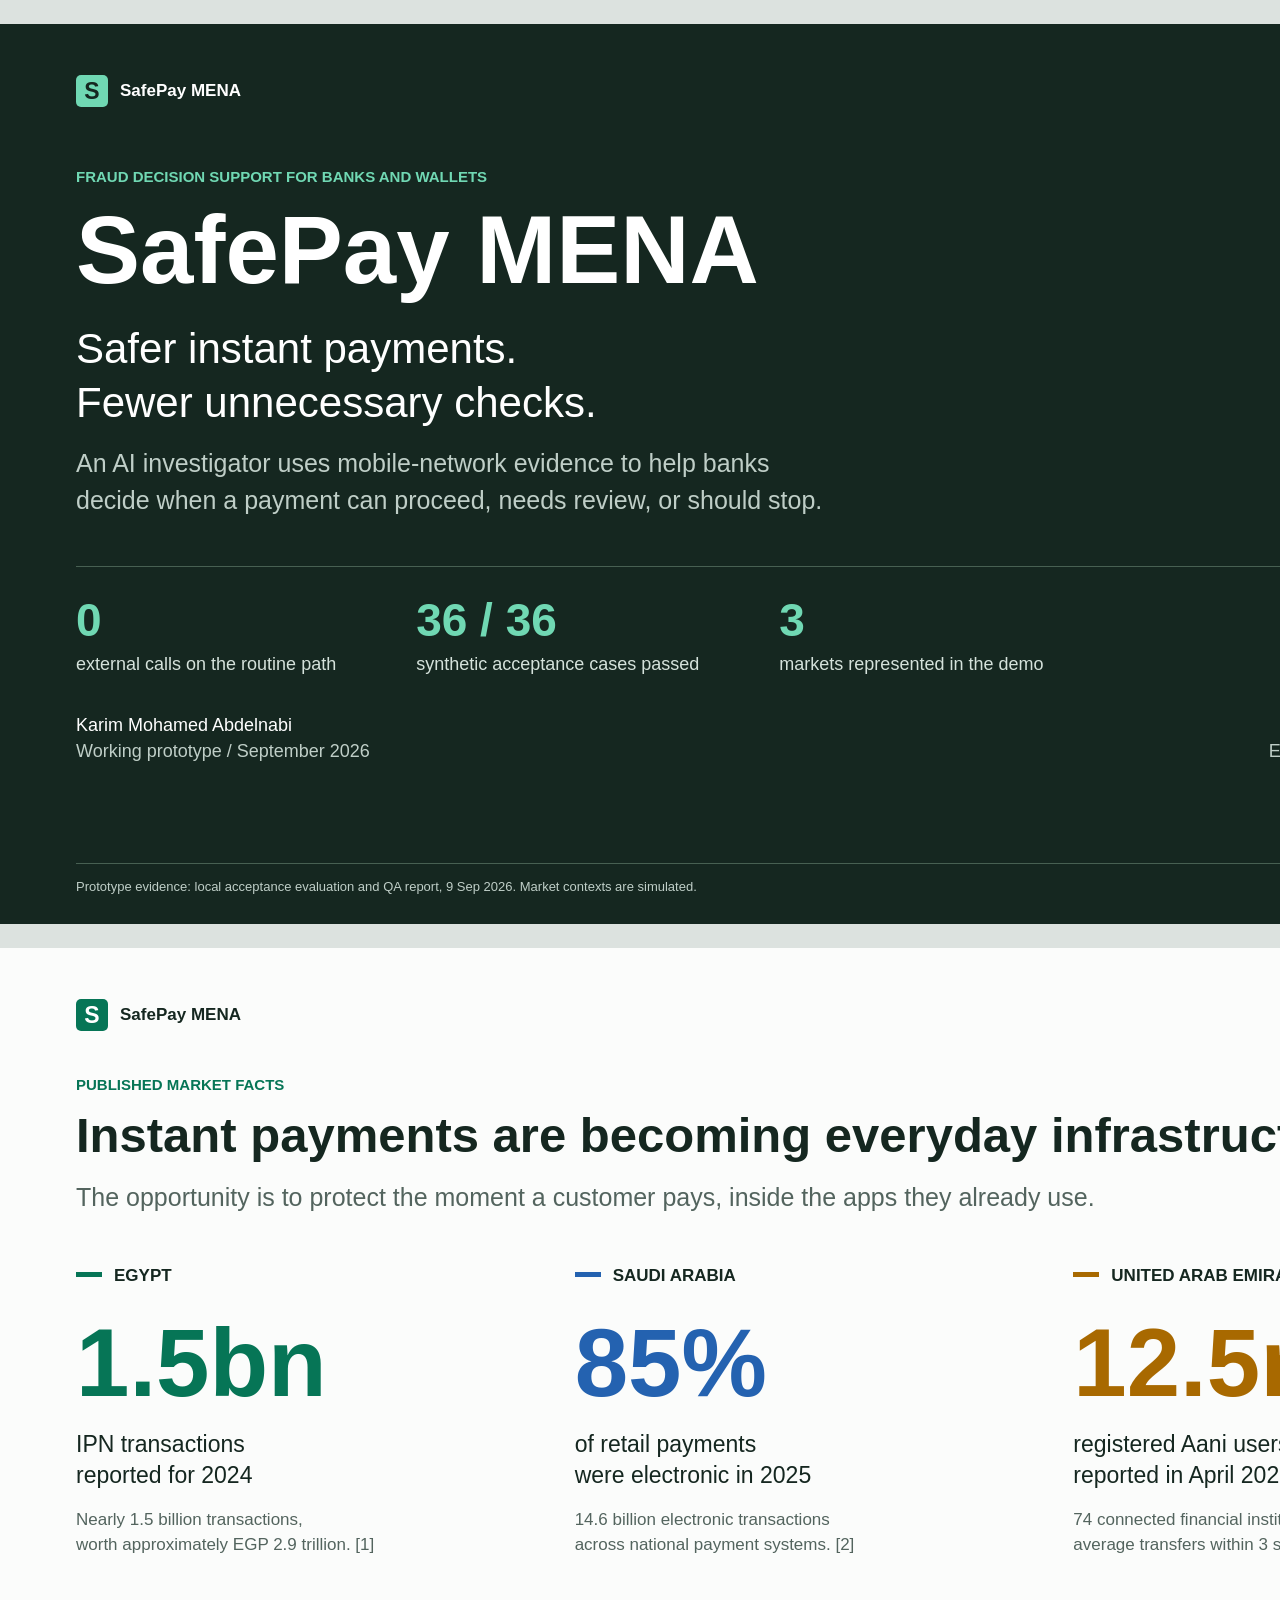
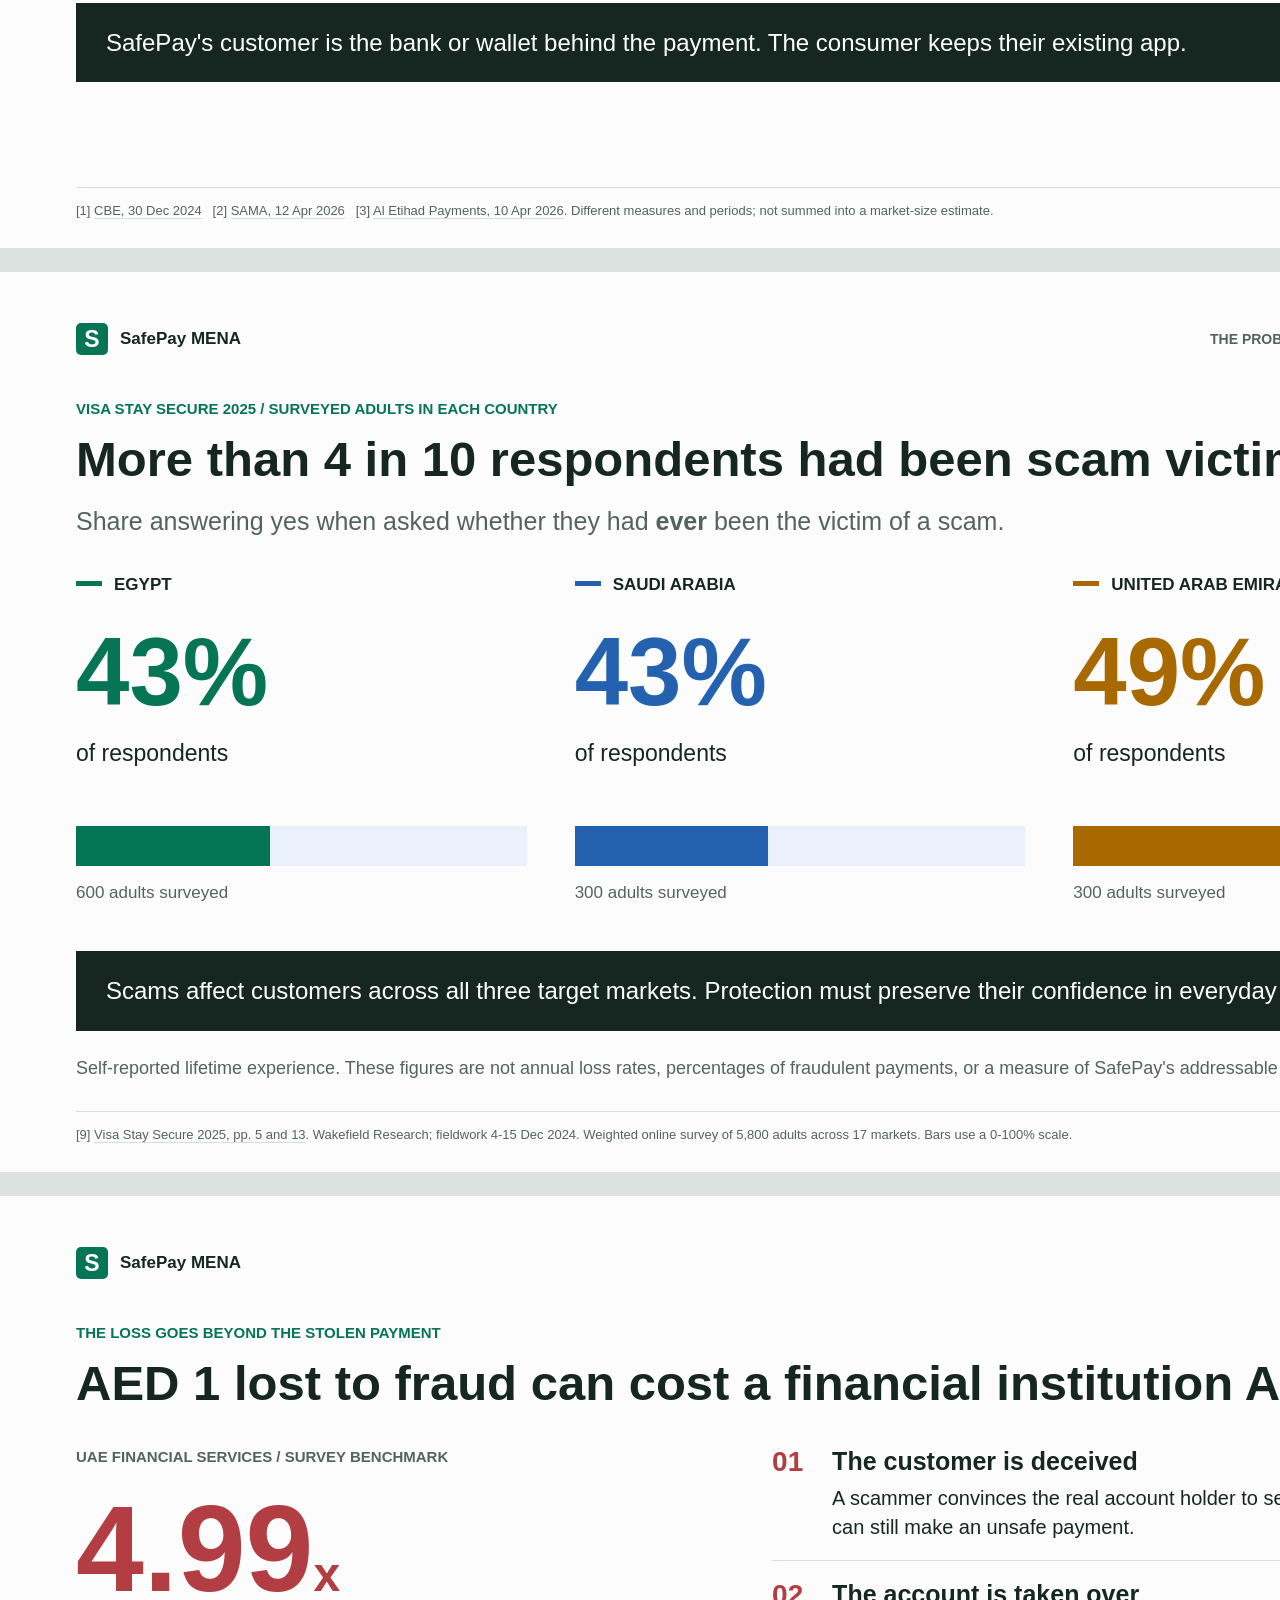
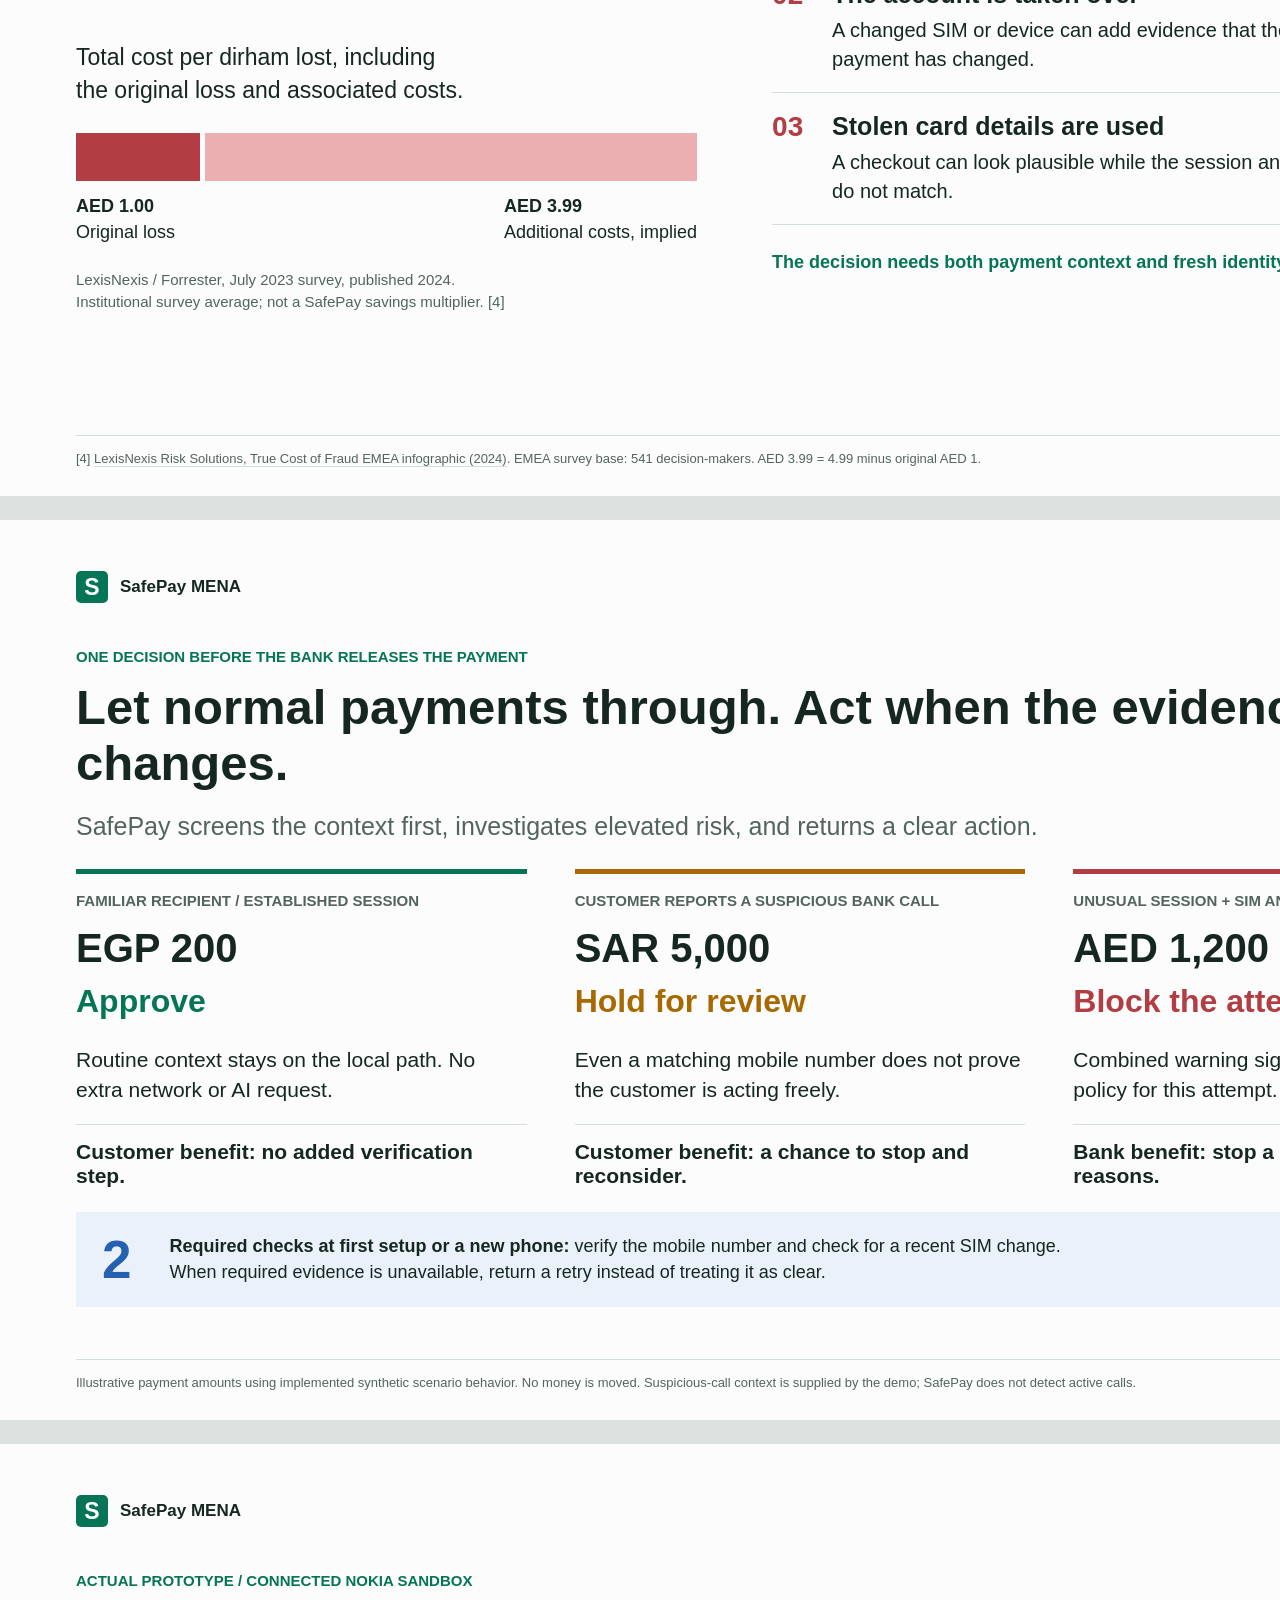
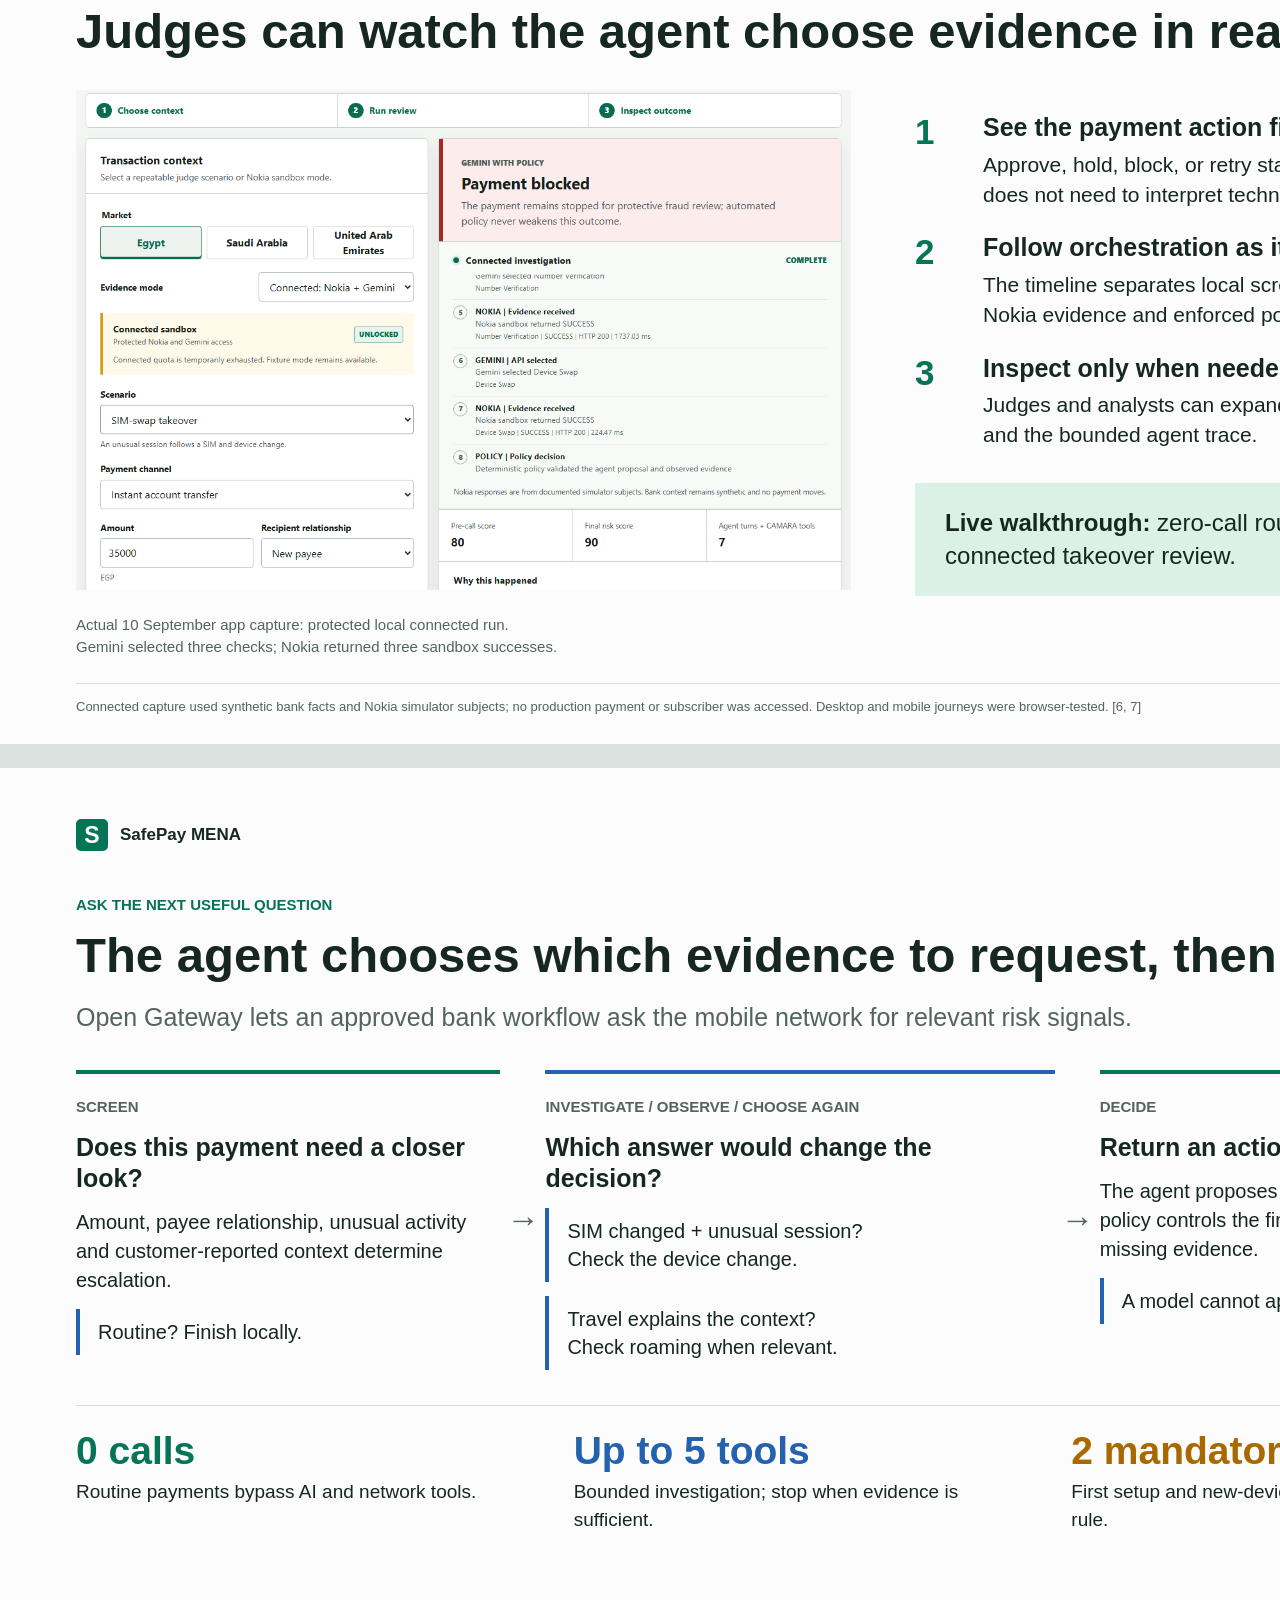
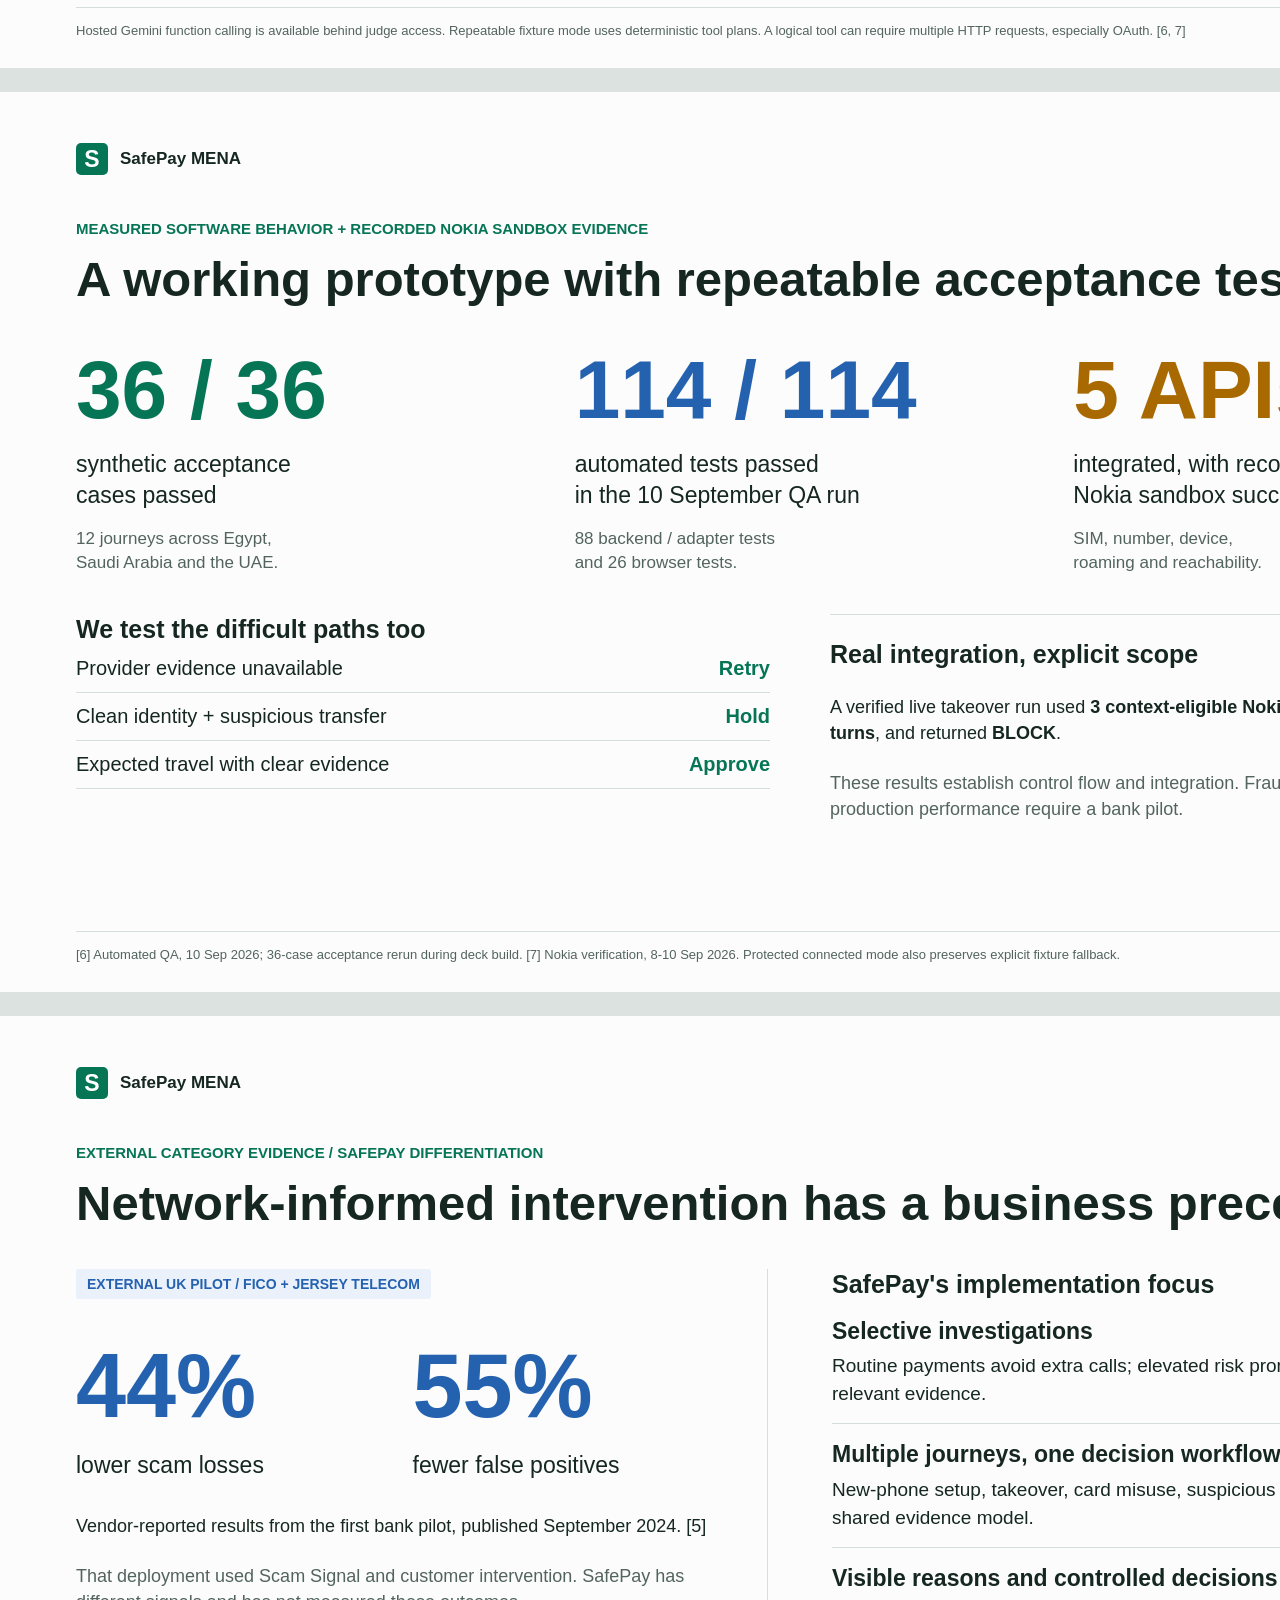
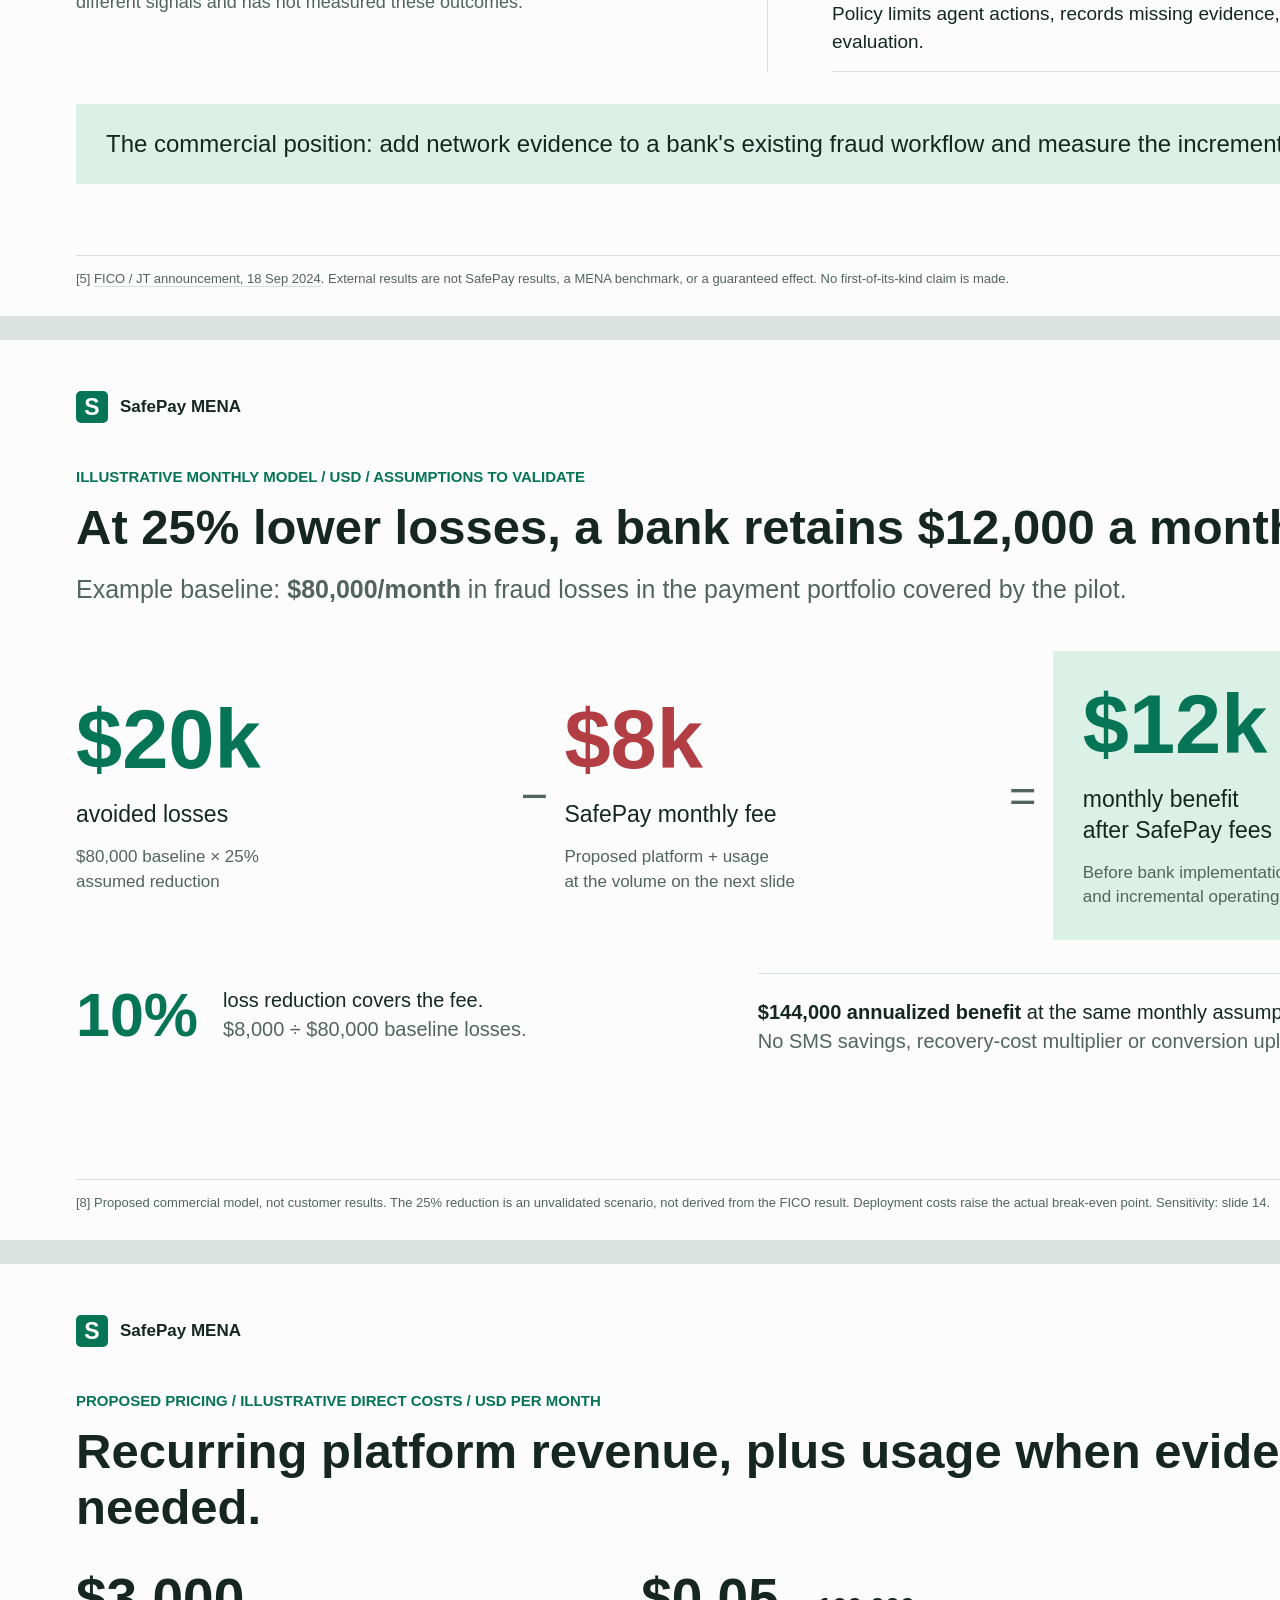
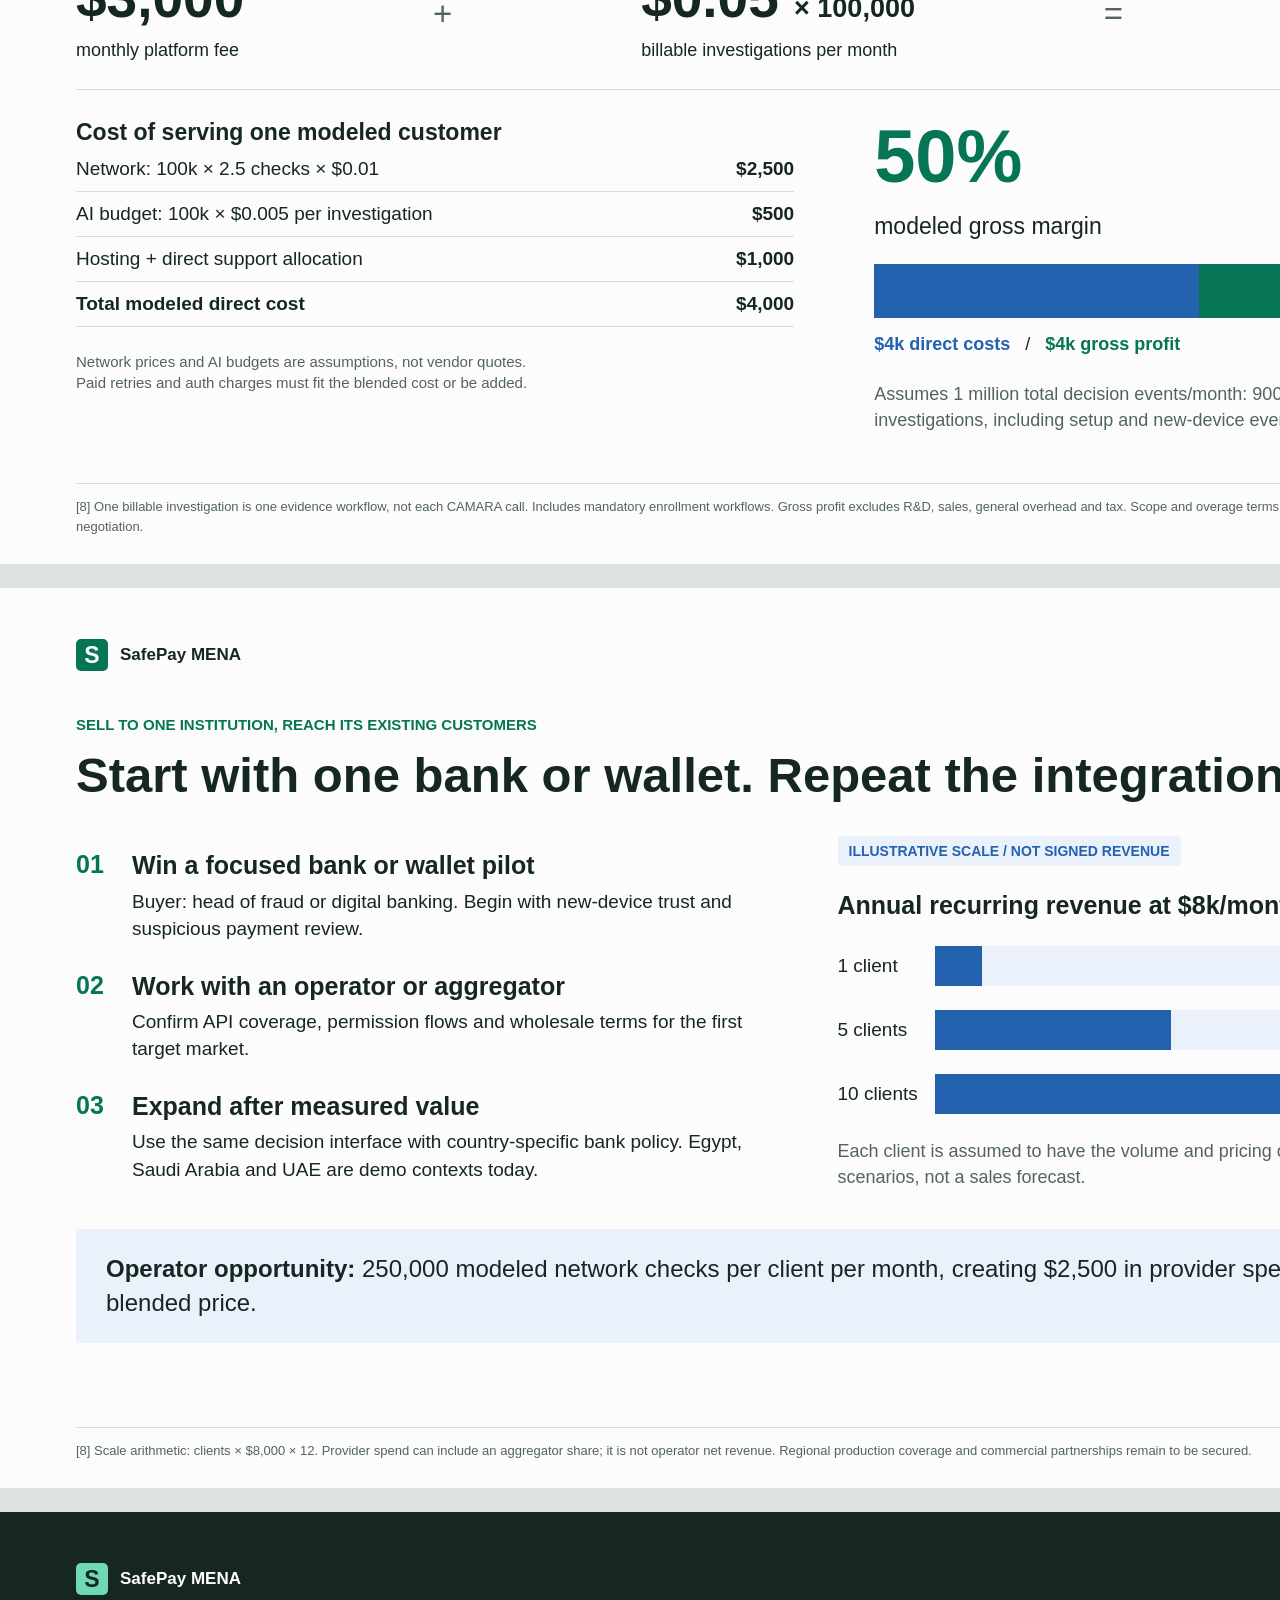
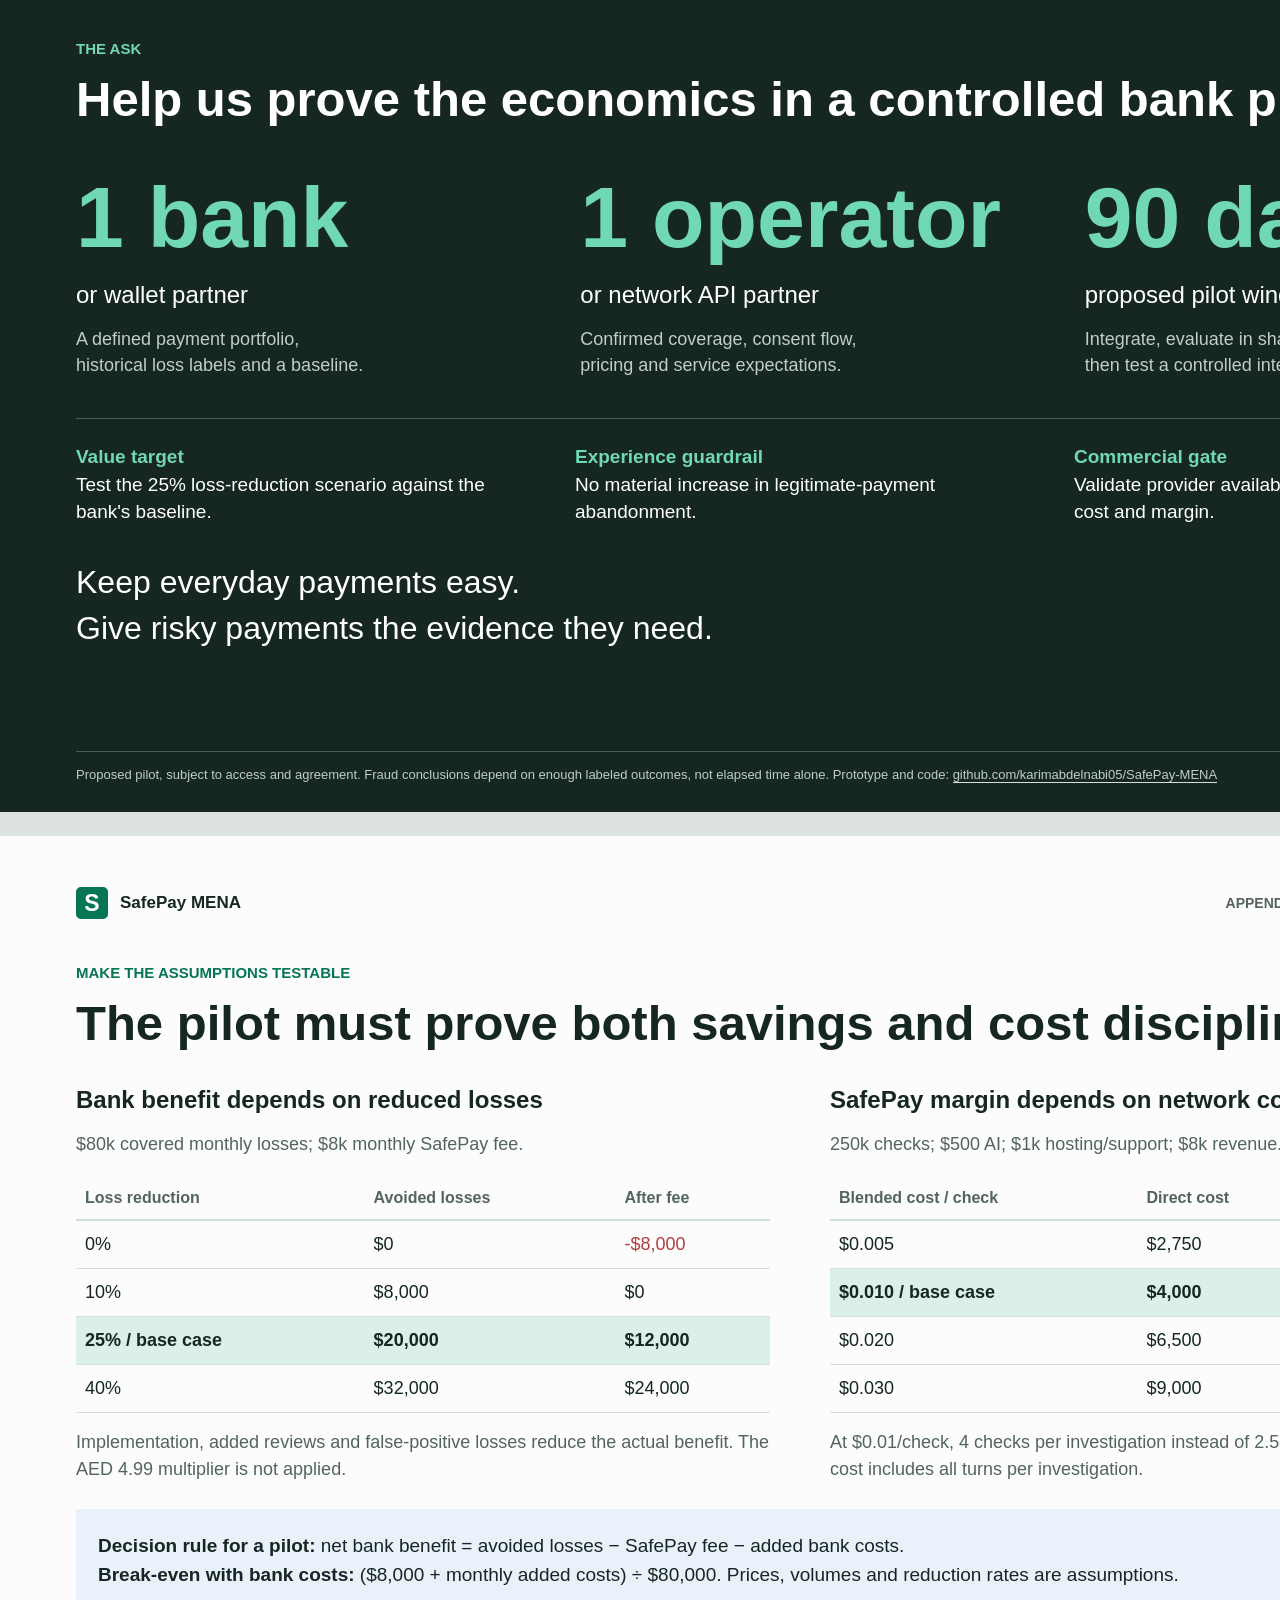
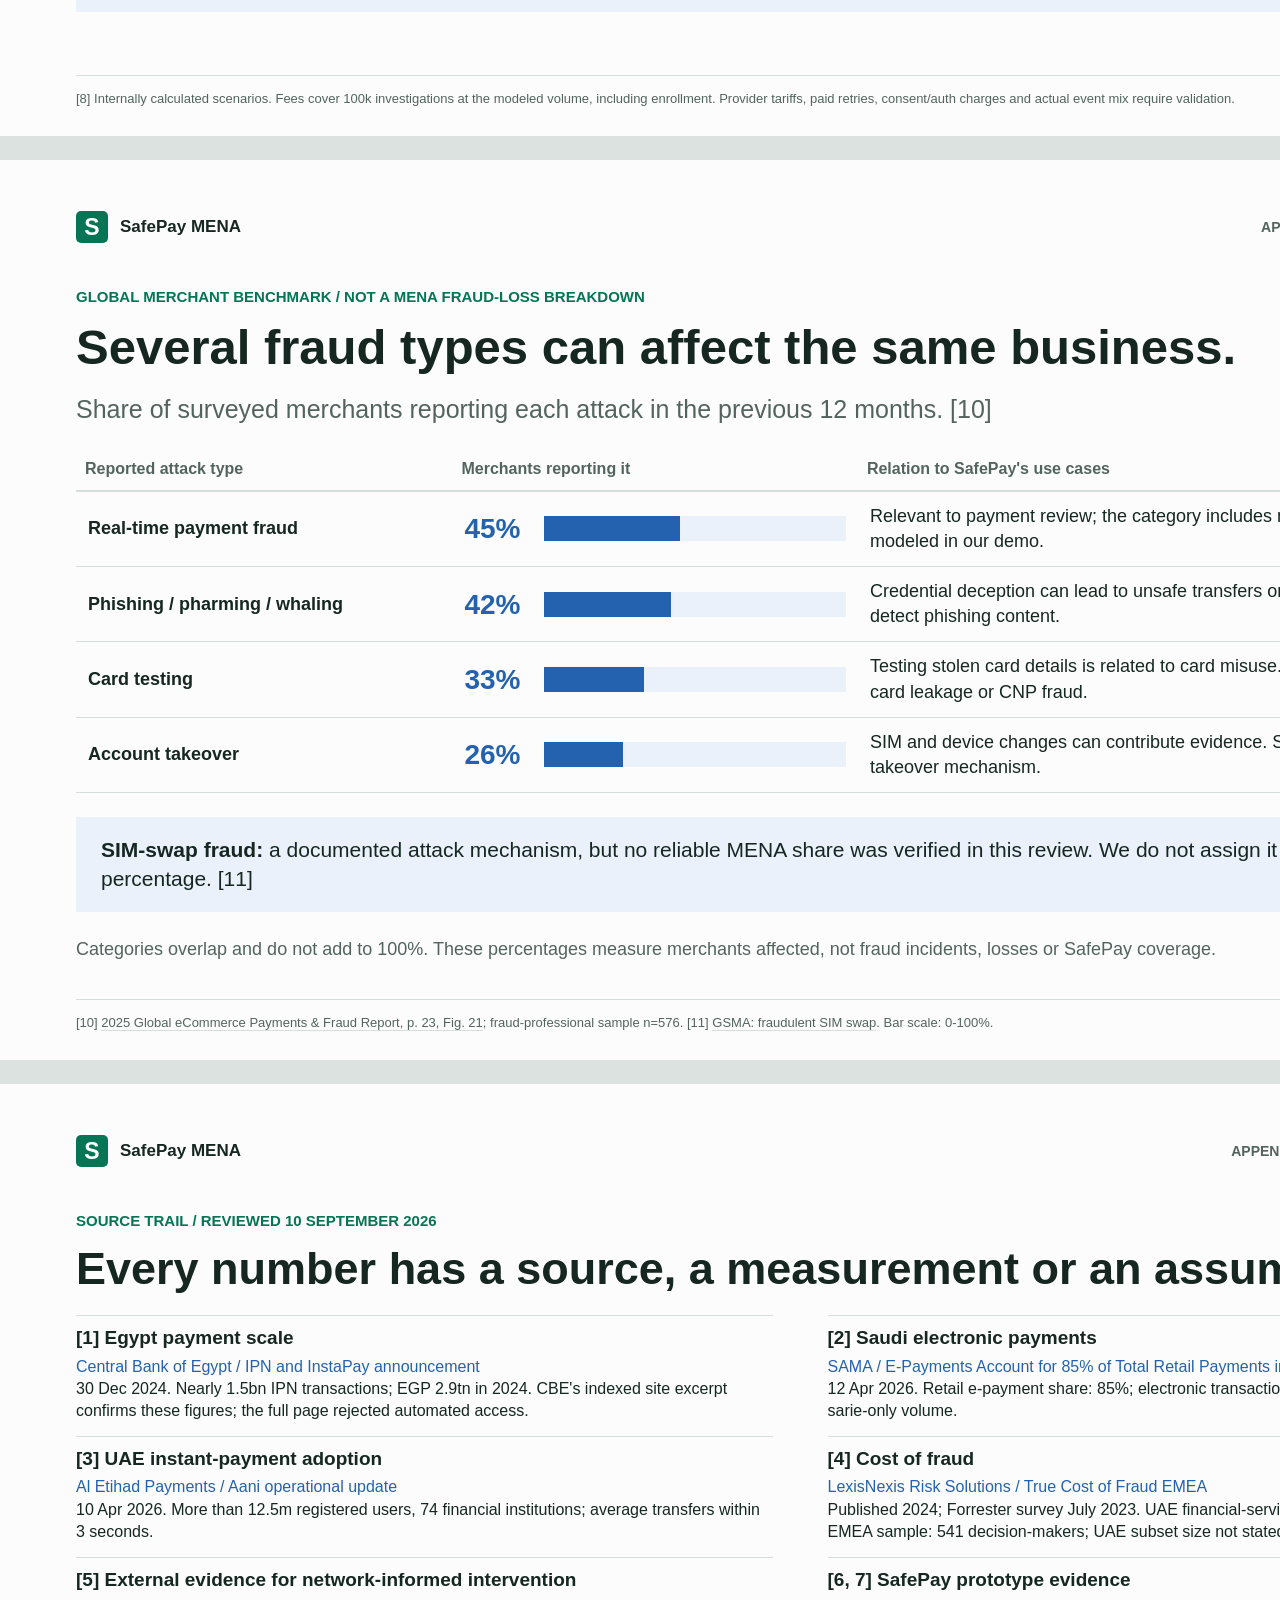
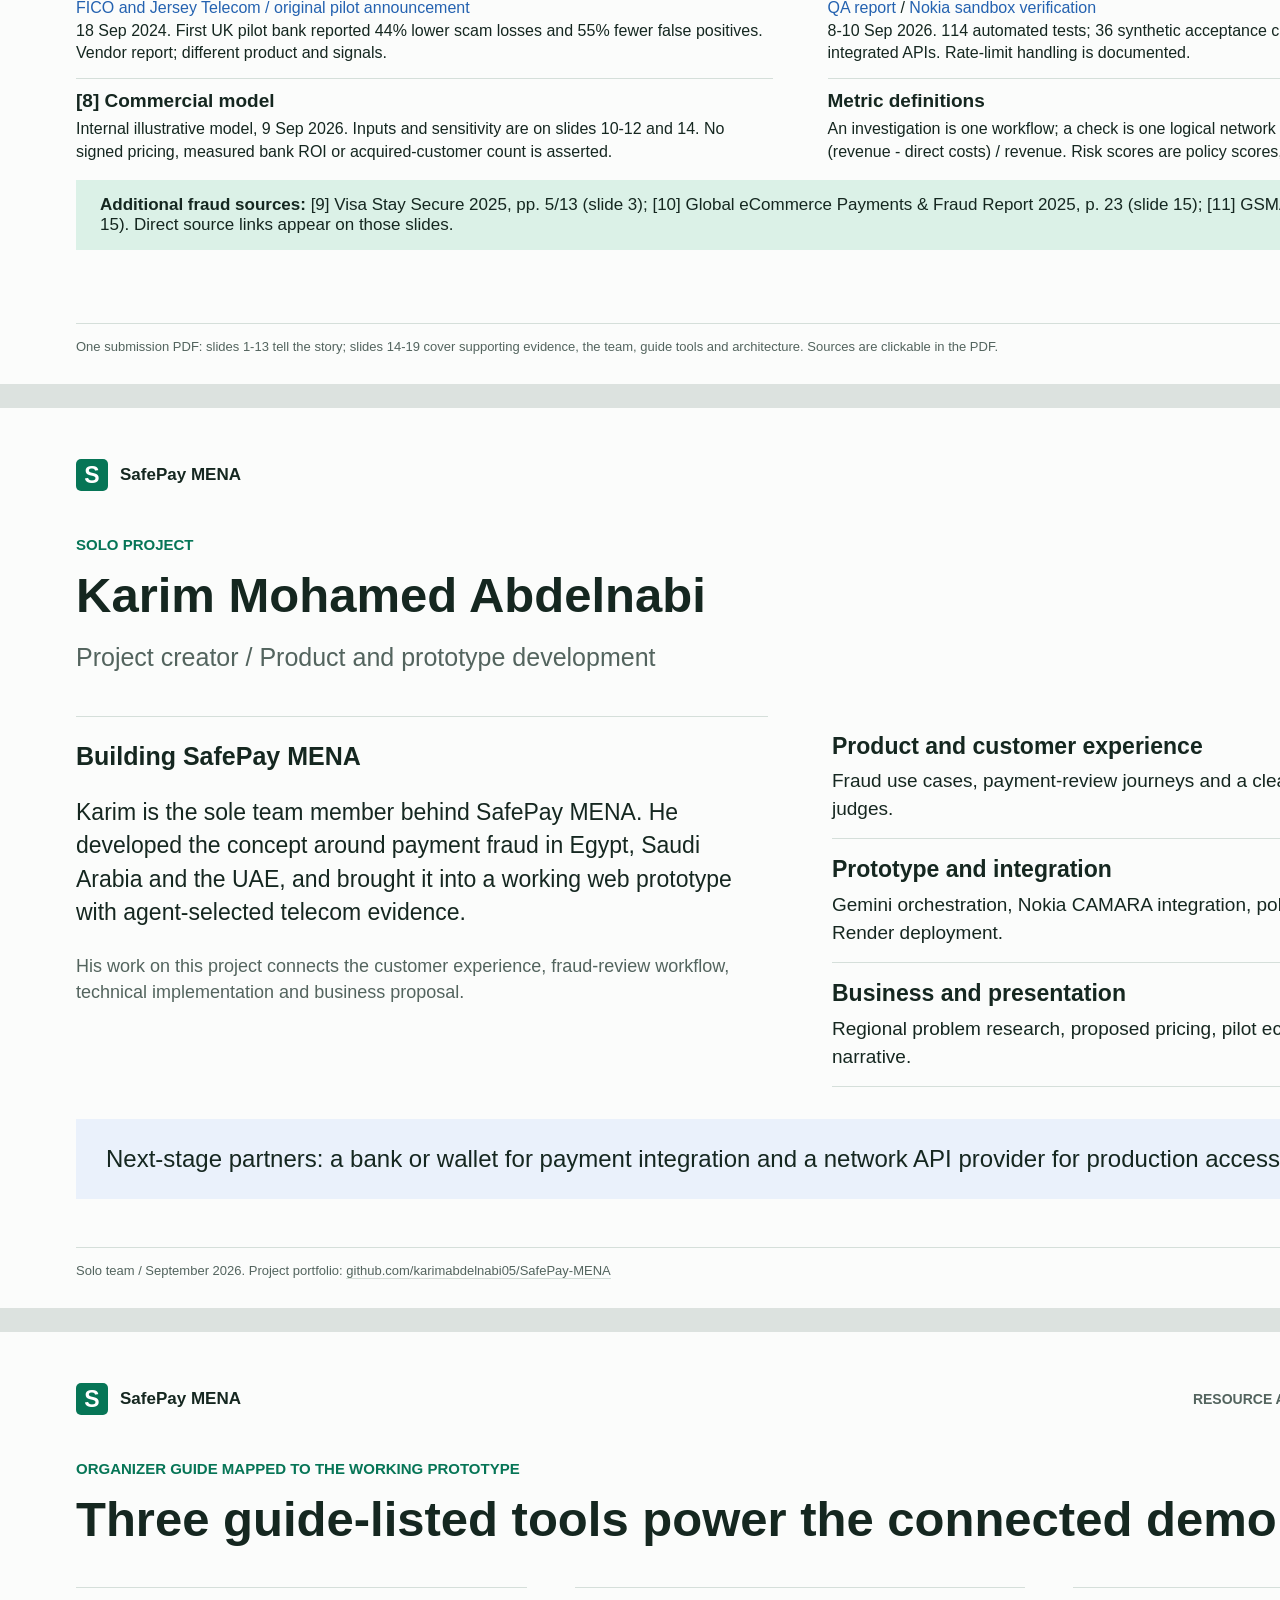
<file: docs_and_presentations/SafePay_MENA_Phase2_Slides.html>
<!doctype html>
<html lang="en"><head><meta charset="utf-8"><meta name="viewport" content="width=device-width, initial-scale=1"><title>SafePay MENA | GSMA Phase 2 Submission</title>
<style>
:root{--ink:#152720;--muted:#53645e;--green:#067556;--mint:#dbf1e7;--blue:#2462b0;--ice:#eaf1fb;--gold:#a86900;--red:#b23d42;--line:#d5dfda;--paper:#fbfcfb}
*{box-sizing:border-box;letter-spacing:0}body{margin:0;background:#dce2df;color:var(--ink);font-family:"Segoe UI",Arial,sans-serif;-webkit-print-color-adjust:exact;print-color-adjust:exact}
.slide{width:1600px;height:900px;position:relative;margin:24px auto;background:var(--paper);padding:48px 76px 0;break-after:page;overflow:hidden}.slide:last-child{break-after:auto}
header{display:flex;justify-content:space-between;align-items:center;height:38px;font-size:17px;font-weight:650}.brand{display:flex;gap:12px;align-items:center}.brand b{display:grid;place-items:center;width:32px;height:32px;border-radius:5px;background:var(--green);color:#fff;font-size:23px}.section{font-size:14px;text-transform:uppercase;color:var(--muted)}
.content{margin-top:42px}.eyebrow{font-size:15px;color:var(--green);text-transform:uppercase;font-weight:750;margin-bottom:14px}h1,h2,h3,p{margin:0}h1{font-size:96px;line-height:1.06;font-weight:750}h2{font-size:49px;line-height:1.15;font-weight:720;max-width:1400px}h3{font-size:25px;line-height:1.25;font-weight:700}p{font-size:23px;line-height:1.45}.lead{font-size:25px;line-height:1.45;color:var(--muted);margin-top:16px}.small{font-size:18px;line-height:1.45}.tiny{font-size:15px;line-height:1.45}.muted{color:var(--muted)}.green{color:var(--green)}.blue{color:var(--blue)}.red{color:var(--red)}.gold{color:var(--gold)}
.grid2{display:grid;grid-template-columns:1fr 1fr;gap:64px}.grid3{display:grid;grid-template-columns:repeat(3,1fr);gap:48px}.mt24{margin-top:24px}.mt32{margin-top:32px}.mt40{margin-top:40px}.mt48{margin-top:48px}
.stat{font-size:96px;line-height:1.05;font-weight:750;white-space:nowrap}.stat.medium{font-size:74px}.stat-label{font-size:23px;line-height:1.35;margin-top:16px;max-width:400px}.stat-note{font-size:17px;color:var(--muted);margin-top:15px;line-height:1.45}.rule{border-top:1px solid var(--line);padding-top:24px}
.band{background:var(--ink);color:#fff;padding:23px 30px;font-size:24px;line-height:1.4}.band.light{background:var(--mint);color:var(--ink)}.band.blueband{background:var(--ice);color:var(--ink)}.label{font-size:15px;line-height:1.4;text-transform:uppercase;font-weight:750;color:var(--muted);margin-bottom:15px}.pill{display:inline-block;font-size:14px;font-weight:750;text-transform:uppercase;padding:7px 11px;border-radius:3px;background:var(--ice);color:var(--blue)}
footer{position:absolute;bottom:28px;left:76px;right:76px;border-top:1px solid var(--line);padding-top:13px;display:flex;justify-content:space-between;gap:25px;font-size:13px;line-height:1.5;color:var(--muted)}footer .sources{max-width:1310px}footer a{color:inherit;text-decoration:none;border-bottom:1px solid var(--line)}footer .page{white-space:nowrap}
.dark{background:var(--ink);color:#fff}.dark .section,.dark .muted,.dark .lead,.dark footer{color:#bfcec7}.dark .eyebrow,.dark .green{color:#70d8b3}.dark footer{border-color:#476052}.dark .brand b{background:#70d8b3;color:var(--ink)}
.cover .content{margin-top:58px}.cover-line{font-size:42px;line-height:1.28;margin-top:21px}.cover-proof{display:flex;gap:80px;margin-top:48px;padding-top:26px;border-top:1px solid #476052}.cover-proof strong{font-size:46px;display:block;color:#70d8b3}.cover-proof span{display:block;font-size:18px;margin-top:7px;color:#d5e2db}.cover-bottom{display:flex;justify-content:space-between;align-items:end;margin-top:37px}
.country{font-size:17px;text-transform:uppercase;font-weight:750;margin-bottom:27px}.country:before{content:"";display:inline-block;width:26px;height:5px;background:var(--green);margin:0 12px 4px 0}.country.sa:before{background:var(--blue)}.country.ae:before{background:var(--gold)}.market .grid3{margin-top:50px}.market .band{margin-top:45px}.market .stat-label{min-height:64px}
.cost-layout{display:grid;grid-template-columns:.95fr 1.15fr;gap:75px;margin-top:35px}.cost-number{font-size:122px;line-height:1.1;font-weight:750;color:var(--red)}.cost-bars{display:flex;height:48px;margin-top:26px;gap:5px}.cost-bars .lost{width:20.04%;background:var(--red)}.cost-bars .other{flex:1;background:#ebafb2}.bar-caption{display:flex;justify-content:space-between;gap:20px;margin-top:12px}.attack{display:grid;grid-template-columns:45px 1fr;gap:15px;border-bottom:1px solid var(--line);padding:18px 0}.attack:first-child{padding-top:0}.attack b{font-size:28px;color:var(--red)}.attack p{font-size:20px;margin-top:6px}
.outcomes{margin-top:25px}.outcome{border-top:5px solid var(--green);padding-top:16px}.outcome.hold{border-color:var(--gold)}.outcome.block{border-color:var(--red)}.outcome .amount{font-size:40px;margin:10px 0;font-weight:700}.outcome h3{font-size:32px}.outcome p{font-size:21px}.outcome .action{margin-top:18px;padding-top:15px;border-top:1px solid var(--line);font-size:21px;font-weight:650}.mandatory{display:flex;gap:38px;align-items:center;margin-top:24px;padding:17px 26px;background:var(--ice)}.mandatory b{font-size:53px;color:var(--blue)}
.product-layout{display:grid;grid-template-columns:1.12fr .88fr;gap:64px;margin-top:31px;align-items:start}.product-shot{display:block;width:100%;height:500px;object-fit:contain;object-position:top left}.product-point{display:grid;grid-template-columns:50px 1fr;gap:18px;margin:22px 0}.product-point b{font-size:35px;color:var(--green)}.product-point p{font-size:21px;margin-top:6px}
.path{display:grid;grid-template-columns:1fr 45px 1.2fr 45px 1fr;align-items:stretch;margin-top:34px}.path-step{border-top:4px solid var(--green);padding-top:22px}.path-step.middle{border-color:var(--blue)}.path-step h3{font-size:25px}.path-step p{font-size:20px;margin-top:14px}.arrow{align-self:center;text-align:center;font-size:33px;color:var(--muted)}.question{border-left:4px solid var(--blue);padding:9px 0 9px 18px;margin-top:14px;font-size:20px;line-height:1.4}.agent-stats{display:grid;grid-template-columns:repeat(3,1fr);gap:45px;margin-top:35px;border-top:1px solid var(--line);padding-top:23px}.agent-stats strong{font-size:39px;display:block}.agent-stats p{font-size:19px;margin-top:5px}
.proof-grid{margin-top:40px}.proof-grid .stat{font-size:82px}.proof-detail{display:grid;grid-template-columns:1fr 1fr;gap:60px;margin-top:38px}.check-row{padding:12px 0;border-bottom:1px solid var(--line);display:flex;justify-content:space-between;gap:20px;font-size:20px}.check-row strong{color:var(--green)}
.comparison{margin-top:38px}.external{padding-right:46px;border-right:1px solid var(--line)}.external .stat{font-size:90px}.compare-row{padding:16px 0;border-bottom:1px solid var(--line)}.compare-row h3{font-size:23px}.compare-row p{font-size:19px;margin-top:7px}
.waterfall{display:grid;grid-template-columns:1fr 60px 1fr 60px 1.1fr;align-items:center;margin-top:43px}.waterfall .operator{text-align:center;font-size:47px;color:var(--muted)}.waterfall .stat{font-size:83px}.waterfall .result{background:var(--mint);padding:30px}.roi-bottom{display:grid;grid-template-columns:.9fr 1.1fr;gap:55px;margin-top:33px}.roi-bottom p{font-size:20px}.break-even{display:flex;gap:25px;align-items:center}.break-even b{font-size:61px;color:var(--green)}
.price-equation{display:flex;align-items:center;justify-content:space-between;gap:25px;margin-top:30px;border-bottom:1px solid var(--line);padding-bottom:26px}.price-equation strong{font-size:55px}.price-equation p{font-size:18px;margin-top:7px}.price-equation .operator{font-size:33px;color:var(--muted)}.economics{display:grid;grid-template-columns:1.05fr .95fr;gap:80px;margin-top:28px}.economics h3{font-size:23px}.money-row{display:flex;justify-content:space-between;gap:20px;padding:11px 0;border-bottom:1px solid var(--line);font-size:19px}.margin-chart{display:flex;height:54px;margin:21px 0 13px}.margin-chart span{width:50%;background:var(--blue)}.margin-chart span+span{background:var(--green)}
.go-layout{display:grid;grid-template-columns:1fr 1fr;gap:75px;margin-top:33px}.route-row{display:grid;grid-template-columns:39px 1fr;gap:17px;padding:14px 0}.route-row b{font-size:25px;color:var(--green)}.route-row p{font-size:19px;margin-top:6px}.revenue-bar{display:grid;grid-template-columns:82px 1fr 102px;gap:15px;align-items:center;margin:24px 0;font-size:19px}.bar-track{height:40px;background:var(--ice)}.bar-track div{height:100%;background:var(--blue)}
.ask-numbers{display:grid;grid-template-columns:repeat(3,1fr);gap:65px;margin-top:45px}.ask-numbers .stat{color:#70d8b3;font-size:86px}.ask-numbers .stat-label{font-size:24px}.ask-numbers .small{margin-top:15px;color:#bfcec7}.pilot-targets{display:flex;justify-content:space-between;gap:40px;margin-top:40px;padding-top:24px;border-top:1px solid #476052}.pilot-targets p{font-size:19px;max-width:450px}.pilot-targets strong{color:#70d8b3}.closing-line{font-size:32px;margin-top:33px}
.architecture{display:grid;grid-template-columns:repeat(4,1fr);gap:32px;margin-top:37px}.architecture>div{border-top:4px solid var(--green);padding-top:20px}.architecture h3{font-size:22px}.architecture p{font-size:18px;margin-top:12px}.tech-bottom{display:grid;grid-template-columns:1.15fr .85fr;gap:60px;margin-top:38px}.tech-bottom p{font-size:18px;margin-top:10px}.api-list{font-size:20px!important;line-height:1.7}.architecture small{font-size:15px;display:block;margin-top:12px;color:var(--muted)}
table{border-collapse:collapse;width:100%;margin-top:20px;font-size:18px}th{text-align:left;color:var(--muted);font-weight:650;font-size:16px;padding:12px 9px;border-bottom:2px solid var(--line)}td{padding:13px 9px;border-bottom:1px solid var(--line)}tr.base td{background:var(--mint);font-weight:700}.sensitivity{gap:60px;margin-top:34px}.sensitivity h3{font-size:24px}.sensitivity .small{margin-top:16px}.formula{margin-top:27px;background:var(--ice);padding:22px;font-size:19px;line-height:1.55}
.source-grid{display:grid;grid-template-columns:1fr 1fr;gap:13px 55px;margin-top:20px}.source-item{border-top:1px solid var(--line);padding-top:10px}.source-item h3{font-size:19px}.source-item p{font-size:16px;line-height:1.4;margin-top:6px}.source-item a{color:var(--blue);text-decoration:none}.source-note{font-size:17px;margin-top:17px;padding:15px 24px;background:var(--mint)}
.slide:nth-of-type(3) .grid3{margin-top:35px}.slide:nth-of-type(15) .band{font-size:21px;padding:18px 25px}.slide:nth-of-type(16) h2{font-size:45px}
.fraud-table td{padding:12px 12px;font-size:18px;line-height:1.4}.fraud-rate{display:grid;grid-template-columns:62px 1fr;align-items:center;gap:18px}.fraud-rate strong{font-size:28px;color:var(--blue)}.fraud-rate .bar-track{height:25px}
@page{size:1600px 900px;margin:0}@media print{body{background:white}.slide{margin:0}}
</style></head><body>

<section class="slide dark cover"><header><div class="brand"><b>S</b>SafePay MENA</div><div class="section">GSMA MENA Ignite / Phase 2</div></header><main class="content">
<div class="eyebrow">Fraud decision support for banks and wallets</div><h1>SafePay MENA</h1><p class="cover-line">Safer instant payments.<br>Fewer unnecessary checks.</p><p class="lead">An AI investigator uses mobile-network evidence to help banks<br>decide when a payment can proceed, needs review, or should stop.</p>
<div class="cover-proof"><div><strong>0</strong><span>external calls on the routine path</span></div><div><strong>36 / 36</strong><span>synthetic acceptance cases passed</span></div><div><strong>3</strong><span>markets represented in the demo</span></div></div><div class="cover-bottom"><p class="small">Karim Mohamed Abdelnabi<br><span class="muted">Working prototype / September 2026</span></p><p class="small muted">Egypt &nbsp; / &nbsp; Saudi Arabia &nbsp; / &nbsp; UAE</p></div>
</main><footer><span class="sources">Prototype evidence: local acceptance evaluation and QA report, 9 Sep 2026. Market contexts are simulated.</span><span class="page">01 / 19</span></footer></section>

<section class="slide market"><header><div class="brand"><b>S</b>SafePay MENA</div><div class="section">01 / Why now</div></header><main class="content"><div class="eyebrow">Published market facts</div><h2>Instant payments are becoming everyday infrastructure.</h2><p class="lead">The opportunity is to protect the moment a customer pays, inside the apps they already use.</p>
<div class="grid3"><div><div class="country">Egypt</div><div class="stat green">1.5bn</div><p class="stat-label">IPN transactions<br>reported for 2024</p><p class="stat-note">Nearly 1.5 billion transactions,<br>worth approximately EGP 2.9 trillion. [1]</p></div><div><div class="country sa">Saudi Arabia</div><div class="stat blue">85%</div><p class="stat-label">of retail payments<br>were electronic in 2025</p><p class="stat-note">14.6 billion electronic transactions<br>across national payment systems. [2]</p></div><div><div class="country ae">United Arab Emirates</div><div class="stat gold">12.5m+</div><p class="stat-label">registered Aani users<br>reported in April 2026</p><p class="stat-note">74 connected financial institutions;<br>average transfers within 3 seconds. [3]</p></div></div><div class="band">SafePay's customer is the bank or wallet behind the payment. The consumer keeps their existing app.</div>
</main><footer><span class="sources">[1] <a href="https://www.cbe.org.eg/en/news-publications/news/2024/12/30/12/31/cbe-extending-the-exemption-of-individuals-from-instapay-for-a-renewable-period-of-3-months">CBE, 30 Dec 2024</a> &nbsp; [2] <a href="https://sama.gov.sa/en-US/MediaCenter/News/Pages/news-1139.aspx">SAMA, 12 Apr 2026</a> &nbsp; [3] <a href="https://aep.ae/en/news-media/press-releasesarticles/aani-delivers-a-transformational-leap-in-the-uae-s-digital-payments-landscape-125-million-users-and-instant-transfers-in-3-seconds/">Al Etihad Payments, 10 Apr 2026</a>. Different measures and periods; not summed into a market-size estimate.</span><span class="page">02 / 19</span></footer></section>

<section class="slide market"><header><div class="brand"><b>S</b>SafePay MENA</div><div class="section">The problem / Regional scam exposure</div></header><main class="content"><div class="eyebrow">Visa Stay Secure 2025 / surveyed adults in each country</div><h2>More than 4 in 10 respondents had been scam victims.</h2><p class="lead">Share answering yes when asked whether they had <b>ever</b> been the victim of a scam.</p>
<div class="grid3"><div><div class="country">Egypt</div><div class="stat green">43%</div><p class="stat-label">of respondents</p><div class="bar-track mt24"><div style="width:43%;height:100%;background:var(--green)"></div></div><p class="stat-note">600 adults surveyed</p></div><div><div class="country sa">Saudi Arabia</div><div class="stat blue">43%</div><p class="stat-label">of respondents</p><div class="bar-track mt24"><div style="width:43%;height:100%;background:var(--blue)"></div></div><p class="stat-note">300 adults surveyed</p></div><div><div class="country ae">United Arab Emirates</div><div class="stat gold">49%</div><p class="stat-label">of respondents</p><div class="bar-track mt24"><div style="width:49%;height:100%;background:var(--gold)"></div></div><p class="stat-note">300 adults surveyed</p></div></div>
<div class="band">Scams affect customers across all three target markets. Protection must preserve their confidence in everyday payments.</div><p class="small muted mt24">Self-reported lifetime experience. These figures are not annual loss rates, percentages of fraudulent payments, or a measure of SafePay's addressable fraud.</p>
</main><footer><span class="sources">[9] <a href="https://km.visamiddleeast.com/content/dam/VCOM/regional/cemea/genericmena/pay-with-visa/security-and-assistance/stay-secure-2024/stay-secure-report.pdf">Visa Stay Secure 2025, pp. 5 and 13</a>. Wakefield Research; fieldwork 4-15 Dec 2024. Weighted online survey of 5,800 adults across 17 markets. Bars use a 0-100% scale.</span><span class="page">03 / 19</span></footer></section>

<section class="slide"><header><div class="brand"><b>S</b>SafePay MENA</div><div class="section">02 / The problem</div></header><main class="content"><div class="eyebrow">The loss goes beyond the stolen payment</div><h2>AED 1 lost to fraud can cost a financial institution AED 4.99.</h2><div class="cost-layout"><div><div class="label">UAE financial services / survey benchmark</div><div class="cost-number">4.99<span style="font-size:48px">x</span></div><p class="mt24">Total cost per dirham lost, including<br>the original loss and associated costs.</p><div class="cost-bars"><div class="lost"></div><div class="other"></div></div><div class="bar-caption"><span class="small"><b>AED 1.00</b><br>Original loss</span><span class="small"><b>AED 3.99</b><br>Additional costs, implied</span></div><p class="tiny muted mt24">LexisNexis / Forrester, July 2023 survey, published 2024.<br>Institutional survey average; not a SafePay savings multiplier. [4]</p></div><div><div class="attack"><b>01</b><div><h3>The customer is deceived</h3><p>A scammer convinces the real account holder to send money. A valid identity can still make an unsafe payment.</p></div></div><div class="attack"><b>02</b><div><h3>The account is taken over</h3><p>A changed SIM or device can add evidence that the person making the payment has changed.</p></div></div><div class="attack"><b>03</b><div><h3>Stolen card details are used</h3><p>A checkout can look plausible while the session and registered mobile number do not match.</p></div></div><p class="small green mt24"><b>The decision needs both payment context and fresh identity evidence.</b></p></div></div>
</main><footer><span class="sources">[4] <a href="https://risk.lexisnexis.com/global/-/media/files/financial%20services/infographics/lnrs_emea_fraud_infographic_v2-nxr16395-00-0324-en-us.pdf">LexisNexis Risk Solutions, True Cost of Fraud EMEA infographic (2024)</a>. EMEA survey base: 541 decision-makers. AED 3.99 = 4.99 minus original AED 1.</span><span class="page">04 / 19</span></footer></section>

<section class="slide"><header><div class="brand"><b>S</b>SafePay MENA</div><div class="section">03 / The solution</div></header><main class="content"><div class="eyebrow">One decision before the bank releases the payment</div><h2>Let normal payments through. Act when the evidence changes.</h2><p class="lead">SafePay screens the context first, investigates elevated risk, and returns a clear action.</p><div class="grid3 outcomes"><div class="outcome"><div class="label">Familiar recipient / established session</div><div class="amount">EGP 200</div><h3 class="green">Approve</h3><p class="mt24">Routine context stays on the local path. No extra network or AI request.</p><div class="action">Customer benefit: no added verification step.</div></div><div class="outcome hold"><div class="label">Customer reports a suspicious bank call</div><div class="amount">SAR 5,000</div><h3 class="gold">Hold for review</h3><p class="mt24">Even a matching mobile number does not prove the customer is acting freely.</p><div class="action">Customer benefit: a chance to stop and reconsider.</div></div><div class="outcome block"><div class="label">Unusual session + SIM and device changes</div><div class="amount">AED 1,200</div><h3 class="red">Block the attempt</h3><p class="mt24">Combined warning signals meet the protective policy for this attempt.</p><div class="action">Bank benefit: stop a risky release with reasons.</div></div></div><div class="mandatory"><b>2</b><p class="small"><strong>Required checks at first setup or a new phone:</strong> verify the mobile number and check for a recent SIM change.<br>When required evidence is unavailable, return a retry instead of treating it as clear.</p></div>
</main><footer><span class="sources">Illustrative payment amounts using implemented synthetic scenario behavior. No money is moved. Suspicious-call context is supplied by the demo; SafePay does not detect active calls.</span><span class="page">05 / 19</span></footer></section>

<section class="slide"><header><div class="brand"><b>S</b>SafePay MENA</div><div class="section">04 / Working product</div></header><main class="content"><div class="eyebrow">Actual prototype / connected Nokia sandbox</div><h2>Judges can watch the agent choose evidence in real time.</h2><div class="product-layout"><div><img class="product-shot" src="../artifacts/pitch-connected.png" alt="Actual SafePay connected sandbox run showing Gemini tool selection and successful Nokia evidence"><p class="tiny muted mt24">Actual 10 September app capture: protected local connected run.<br>Gemini selected three checks; Nokia returned three sandbox successes.</p></div><div><div class="product-point"><b>1</b><div><h3>See the payment action first</h3><p>Approve, hold, block, or retry stays prominent. The user does not need to interpret technical output.</p></div></div><div class="product-point"><b>2</b><div><h3>Follow orchestration as it happens</h3><p>The timeline separates local screening, Gemini selection, Nokia evidence and enforced policy.</p></div></div><div class="product-point"><b>3</b><div><h3>Inspect only when needed</h3><p>Judges and analysts can expand returned observations and the bounded agent trace.</p></div></div><div class="band light mt32"><strong>Live walkthrough:</strong> zero-call routine payment &rarr; connected takeover review.</div></div></div>
</main><footer><span class="sources">Connected capture used synthetic bank facts and Nokia simulator subjects; no production payment or subscriber was accessed. Desktop and mobile journeys were browser-tested. [6, 7]</span><span class="page">06 / 19</span></footer></section>

<section class="slide"><header><div class="brand"><b>S</b>SafePay MENA</div><div class="section">05 / Why an AI agent</div></header><main class="content"><div class="eyebrow">Ask the next useful question</div><h2>The agent chooses which evidence to request, then adapts.</h2><p class="lead">Open Gateway lets an approved bank workflow ask the mobile network for relevant risk signals.</p><div class="path"><div class="path-step"><div class="label">Screen</div><h3>Does this payment need a closer look?</h3><p>Amount, payee relationship, unusual activity and customer-reported context determine escalation.</p><div class="question">Routine? Finish locally.</div></div><div class="arrow">&rarr;</div><div class="path-step middle"><div class="label">Investigate / observe / choose again</div><h3>Which answer would change the decision?</h3><div class="question">SIM changed + unusual session?<br>Check the device change.</div><div class="question">Travel explains the context?<br>Check roaming when relevant.</div></div><div class="arrow">&rarr;</div><div class="path-step"><div class="label">Decide</div><h3>Return an action with evidence.</h3><p>The agent proposes an outcome. Enforced policy controls the final result and preserves missing evidence.</p><div class="question">A model cannot approve past the policy.</div></div></div><div class="agent-stats"><div><strong class="green">0 calls</strong><p>Routine payments bypass AI and network tools.</p></div><div><strong class="blue">Up to 5 tools</strong><p>Bounded investigation; stop when evidence is sufficient.</p></div><div><strong class="gold">2 mandatory checks</strong><p>First setup and new-device trust follow an enforced rule.</p></div></div>
</main><footer><span class="sources">Hosted Gemini function calling is available behind judge access. Repeatable fixture mode uses deterministic tool plans. A logical tool can require multiple HTTP requests, especially OAuth. [6, 7]</span><span class="page">07 / 19</span></footer></section>

<section class="slide"><header><div class="brand"><b>S</b>SafePay MENA</div><div class="section">06 / What we have proved</div></header><main class="content"><div class="eyebrow">Measured software behavior + recorded Nokia sandbox evidence</div><h2>A working prototype with repeatable acceptance tests.</h2><div class="grid3 proof-grid"><div><div class="stat green">36 / 36</div><p class="stat-label">synthetic acceptance<br>cases passed</p><p class="stat-note">12 journeys across Egypt,<br>Saudi Arabia and the UAE.</p></div><div><div class="stat blue">114 / 114</div><p class="stat-label">automated tests passed<br>in the 10 September QA run</p><p class="stat-note">88 backend / adapter tests<br>and 26 browser tests.</p></div><div><div class="stat gold">5 APIs</div><p class="stat-label">integrated, with recorded<br>Nokia sandbox successes</p><p class="stat-note">SIM, number, device,<br>roaming and reachability.</p></div></div><div class="proof-detail"><div><h3>We test the difficult paths too</h3><div class="check-row"><span>Provider evidence unavailable</span><strong>Retry</strong></div><div class="check-row"><span>Clean identity + suspicious transfer</span><strong>Hold</strong></div><div class="check-row"><span>Expected travel with clear evidence</span><strong>Approve</strong></div></div><div class="rule"><h3>Real integration, explicit scope</h3><p class="small mt24">A verified live takeover run used <b>3 context-eligible Nokia tools</b>, across <b>4 Gemini turns</b>, and returned <b>BLOCK</b>.</p><p class="small muted mt24">These results establish control flow and integration. Fraud-loss reduction and production performance require a bank pilot.</p></div></div>
</main><footer><span class="sources">[6] Automated QA, 10 Sep 2026; 36-case acceptance rerun during deck build. [7] Nokia verification, 8-10 Sep 2026. Protected connected mode also preserves explicit fixture fallback.</span><span class="page">08 / 19</span></footer></section>

<section class="slide"><header><div class="brand"><b>S</b>SafePay MENA</div><div class="section">07 / Why this approach</div></header><main class="content"><div class="eyebrow">External category evidence / SafePay differentiation</div><h2>Network-informed intervention has a business precedent.</h2><div class="grid2 comparison"><div class="external"><span class="pill">External UK pilot / FICO + Jersey Telecom</span><div class="grid2 mt40" style="gap:28px"><div><div class="stat blue">44%</div><p class="stat-label">lower scam losses</p></div><div><div class="stat blue">55%</div><p class="stat-label">fewer false positives</p></div></div><p class="small mt32">Vendor-reported results from the first bank pilot, published September 2024. [5]</p><p class="small muted mt24">That deployment used Scam Signal and customer intervention. SafePay has different signals and has not measured these outcomes.</p></div><div><h3>SafePay's implementation focus</h3><div class="compare-row"><h3>Selective investigations</h3><p>Routine payments avoid extra calls; elevated risk prompts the agent to select relevant evidence.</p></div><div class="compare-row"><h3>Multiple journeys, one decision workflow</h3><p>New-phone setup, takeover, card misuse, suspicious transfers and travel use a shared evidence model.</p></div><div class="compare-row"><h3>Visible reasons and controlled decisions</h3><p>Policy limits agent actions, records missing evidence, and supports repeatable evaluation.</p></div></div></div><div class="band light mt32">The commercial position: add network evidence to a bank's existing fraud workflow and measure the incremental value.</div>
</main><footer><span class="sources">[5] <a href="https://investors.fico.com/news-releases/news-release-details/fico-and-jersey-telecom-collaborate-tackle-authorised-push/">FICO / JT announcement, 18 Sep 2024</a>. External results are not SafePay results, a MENA benchmark, or a guaranteed effect. No first-of-its-kind claim is made.</span><span class="page">09 / 19</span></footer></section>

<section class="slide"><header><div class="brand"><b>S</b>SafePay MENA</div><div class="section">08 / Value to a bank</div></header><main class="content"><div class="eyebrow">Illustrative monthly model / USD / assumptions to validate</div><h2>At 25% lower losses, a bank retains $12,000 a month.</h2><p class="lead">Example baseline: <b>$80,000/month</b> in fraud losses in the payment portfolio covered by the pilot.</p><div class="waterfall"><div><div class="stat green">$20k</div><p class="stat-label">avoided losses</p><p class="stat-note">$80,000 baseline &times; 25%<br>assumed reduction</p></div><div class="operator">&minus;</div><div><div class="stat red">$8k</div><p class="stat-label">SafePay monthly fee</p><p class="stat-note">Proposed platform + usage<br>at the volume on the next slide</p></div><div class="operator">=</div><div class="result"><div class="stat green">$12k</div><p class="stat-label">monthly benefit<br>after SafePay fees</p><p class="stat-note">Before bank implementation<br>and incremental operating costs</p></div></div><div class="roi-bottom"><div class="break-even"><b>10%</b><p>loss reduction covers the fee.<br><span class="muted">$8,000 &divide; $80,000 baseline losses.</span></p></div><div class="rule"><p><b>$144,000 annualized benefit</b> at the same monthly assumptions.<br><span class="muted">No SMS savings, recovery-cost multiplier or conversion uplift included.</span></p></div></div>
</main><footer><span class="sources">[8] Proposed commercial model, not customer results. The 25% reduction is an unvalidated scenario, not derived from the FICO result. Deployment costs raise the actual break-even point. Sensitivity: slide 14.</span><span class="page">10 / 19</span></footer></section>

<section class="slide"><header><div class="brand"><b>S</b>SafePay MENA</div><div class="section">09 / Business model</div></header><main class="content"><div class="eyebrow">Proposed pricing / illustrative direct costs / USD per month</div><h2>Recurring platform revenue, plus usage when evidence is needed.</h2><div class="price-equation"><div><strong>$3,000</strong><p>monthly platform fee</p></div><div class="operator">+</div><div><strong>$0.05 <span style="font-size:27px">&times; 100,000</span></strong><p>billable investigations per month</p></div><div class="operator">=</div><div><strong class="green">$8,000</strong><p>monthly customer revenue</p></div></div><div class="economics"><div><h3>Cost of serving one modeled customer</h3><div class="money-row"><span>Network: 100k &times; 2.5 checks &times; $0.01</span><strong>$2,500</strong></div><div class="money-row"><span>AI budget: 100k &times; $0.005 per investigation</span><strong>$500</strong></div><div class="money-row"><span>Hosting + direct support allocation</span><strong>$1,000</strong></div><div class="money-row"><span><b>Total modeled direct cost</b></span><strong>$4,000</strong></div><p class="tiny muted mt24">Network prices and AI budgets are assumptions, not vendor quotes.<br>Paid retries and auth charges must fit the blended cost or be added.</p></div><div><div class="stat medium green">50%</div><p class="stat-label">modeled gross margin</p><div class="margin-chart"><span></span><span></span></div><p class="small"><span class="blue"><b>$4k direct costs</b></span> &nbsp; / &nbsp; <span class="green"><b>$4k gross profit</b></span></p><p class="small muted mt24">Assumes 1 million total decision events/month: 900k routine and 100k evidence investigations, including setup and new-device events. Mix is not yet measured.</p></div></div>
</main><footer><span class="sources">[8] One billable investigation is one evidence workflow, not each CAMARA call. Includes mandatory enrollment workflows. Gross profit excludes R&amp;D, sales, general overhead and tax. Scope and overage terms require pilot negotiation.</span><span class="page">11 / 19</span></footer></section>

<section class="slide"><header><div class="brand"><b>S</b>SafePay MENA</div><div class="section">10 / Route to market</div></header><main class="content"><div class="eyebrow">Sell to one institution, reach its existing customers</div><h2>Start with one bank or wallet. Repeat the integration.</h2><div class="go-layout"><div><div class="route-row"><b>01</b><div><h3>Win a focused bank or wallet pilot</h3><p>Buyer: head of fraud or digital banking. Begin with new-device trust and suspicious payment review.</p></div></div><div class="route-row"><b>02</b><div><h3>Work with an operator or aggregator</h3><p>Confirm API coverage, permission flows and wholesale terms for the first target market.</p></div></div><div class="route-row"><b>03</b><div><h3>Expand after measured value</h3><p>Use the same decision interface with country-specific bank policy. Egypt, Saudi Arabia and UAE are demo contexts today.</p></div></div></div><div><span class="pill">Illustrative scale / not signed revenue</span><h3 class="mt24">Annual recurring revenue at $8k/month</h3><div class="revenue-bar"><span>1 client</span><div class="bar-track"><div style="width:10%"></div></div><strong>$96k</strong></div><div class="revenue-bar"><span>5 clients</span><div class="bar-track"><div style="width:50%"></div></div><strong>$480k</strong></div><div class="revenue-bar"><span>10 clients</span><div class="bar-track"><div style="width:100%"></div></div><strong>$960k</strong></div><p class="small muted">Each client is assumed to have the volume and pricing on slide 11. These are scenarios, not a sales forecast.</p></div></div><div class="band blueband mt32"><b>Operator opportunity:</b> 250,000 modeled network checks per client per month, creating $2,500 in provider spend at the assumed blended price.</div>
</main><footer><span class="sources">[8] Scale arithmetic: clients &times; $8,000 &times; 12. Provider spend can include an aggregator share; it is not operator net revenue. Regional production coverage and commercial partnerships remain to be secured.</span><span class="page">12 / 19</span></footer></section>

<section class="slide dark"><header><div class="brand"><b>S</b>SafePay MENA</div><div class="section">11 / The next milestone</div></header><main class="content"><div class="eyebrow">The ask</div><h2>Help us prove the economics in a controlled bank pilot.</h2><div class="ask-numbers"><div><div class="stat">1 bank</div><p class="stat-label">or wallet partner</p><p class="small">A defined payment portfolio,<br>historical loss labels and a baseline.</p></div><div><div class="stat">1 operator</div><p class="stat-label">or network API partner</p><p class="small">Confirmed coverage, consent flow,<br>pricing and service expectations.</p></div><div><div class="stat">90 days</div><p class="stat-label">proposed pilot window</p><p class="small">Integrate, evaluate in shadow mode,<br>then test a controlled intervention.</p></div></div><div class="pilot-targets"><p><strong>Value target</strong><br>Test the 25% loss-reduction scenario against the bank's baseline.</p><p><strong>Experience guardrail</strong><br>No material increase in legitimate-payment abandonment.</p><p><strong>Commercial gate</strong><br>Validate provider availability, latency, investigation cost and margin.</p></div><p class="closing-line">Keep everyday payments easy.<br>Give risky payments the evidence they need.</p>
</main><footer><span class="sources">Proposed pilot, subject to access and agreement. Fraud conclusions depend on enough labeled outcomes, not elapsed time alone. Prototype and code: <a href="https://github.com/karimabdelnabi05/SafePay-MENA">github.com/karimabdelnabi05/SafePay-MENA</a></span><span class="page">13 / 19</span></footer></section>

<section class="slide"><header><div class="brand"><b>S</b>SafePay MENA</div><div class="section">Appendix A / Commercial assumptions</div></header><main class="content"><div class="eyebrow">Make the assumptions testable</div><h2>The pilot must prove both savings and cost discipline.</h2><div class="grid2 sensitivity"><div><h3>Bank benefit depends on reduced losses</h3><p class="small muted">$80k covered monthly losses; $8k monthly SafePay fee.</p><table><thead><tr><th>Loss reduction</th><th>Avoided losses</th><th>After fee</th></tr></thead><tbody><tr><td>0%</td><td>$0</td><td class="red">-$8,000</td></tr><tr><td>10%</td><td>$8,000</td><td>$0</td></tr><tr class="base"><td>25% / base case</td><td>$20,000</td><td>$12,000</td></tr><tr><td>40%</td><td>$32,000</td><td>$24,000</td></tr></tbody></table><p class="small muted">Implementation, added reviews and false-positive losses reduce the actual benefit. The AED 4.99 multiplier is not applied.</p></div><div><h3>SafePay margin depends on network cost</h3><p class="small muted">250k checks; $500 AI; $1k hosting/support; $8k revenue.</p><table><thead><tr><th>Blended cost / check</th><th>Direct cost</th><th>Gross margin</th></tr></thead><tbody><tr><td>$0.005</td><td>$2,750</td><td>65.6%</td></tr><tr class="base"><td>$0.010 / base case</td><td>$4,000</td><td>50.0%</td></tr><tr><td>$0.020</td><td>$6,500</td><td>18.8%</td></tr><tr><td>$0.030</td><td>$9,000</td><td class="red">-12.5%</td></tr></tbody></table><p class="small muted">At $0.01/check, 4 checks per investigation instead of 2.5 reduce margin to 31.25%. AI cost includes all turns per investigation.</p></div></div><div class="formula"><b>Decision rule for a pilot:</b> net bank benefit = avoided losses &minus; SafePay fee &minus; added bank costs.<br><b>Break-even with bank costs:</b> ($8,000 + monthly added costs) &divide; $80,000. Prices, volumes and reduction rates are assumptions.</div>
</main><footer><span class="sources">[8] Internally calculated scenarios. Fees cover 100k investigations at the modeled volume, including enrollment. Provider tariffs, paid retries, consent/auth charges and actual event mix require validation.</span><span class="page">14 / 19</span></footer></section>

<section class="slide"><header><div class="brand"><b>S</b>SafePay MENA</div><div class="section">Appendix B / Fraud-type evidence</div></header><main class="content"><div class="eyebrow">Global merchant benchmark / not a MENA fraud-loss breakdown</div><h2>Several fraud types can affect the same business.</h2><p class="lead">Share of surveyed merchants reporting each attack in the previous 12 months. [10]</p>
<table class="fraud-table"><thead><tr><th style="width:26%">Reported attack type</th><th style="width:28%">Merchants reporting it</th><th>Relation to SafePay's use cases</th></tr></thead><tbody>
<tr><td><b>Real-time payment fraud</b></td><td><div class="fraud-rate"><strong>45%</strong><div class="bar-track"><div style="width:45%"></div></div></div></td><td>Relevant to payment review; the category includes more than the scams modeled in our demo.</td></tr>
<tr><td><b>Phishing / pharming / whaling</b></td><td><div class="fraud-rate"><strong>42%</strong><div class="bar-track"><div style="width:42%"></div></div></div></td><td>Credential deception can lead to unsafe transfers or takeover. SafePay does not detect phishing content.</td></tr>
<tr><td><b>Card testing</b></td><td><div class="fraud-rate"><strong>33%</strong><div class="bar-track"><div style="width:33%"></div></div></div></td><td>Testing stolen card details is related to card misuse. This is not the share of all card leakage or CNP fraud.</td></tr>
<tr><td><b>Account takeover</b></td><td><div class="fraud-rate"><strong>26%</strong><div class="bar-track"><div style="width:26%"></div></div></div></td><td>SIM and device changes can contribute evidence. SIM swap is one possible takeover mechanism.</td></tr>
</tbody></table><div class="band blueband mt24"><b>SIM-swap fraud:</b> a documented attack mechanism, but no reliable MENA share was verified in this review. We do not assign it an invented percentage. [11]</div>
<p class="small muted mt24">Categories overlap and do not add to 100%. These percentages measure merchants affected, not fraud incidents, losses or SafePay coverage.</p>
</main><footer><span class="sources">[10] <a href="https://www.visaacceptance.com/content/dam/documents/campaign/fraud-report/global-fraud-report-2025.pdf">2025 Global eCommerce Payments &amp; Fraud Report, p. 23, Fig. 21</a>; fraud-professional sample n=576. [11] <a href="https://www.gsma.com/solutions-and-impact/technologies/security/scams/scam-advice-fraudulent-sim-swap/">GSMA: fraudulent SIM swap</a>. Bar scale: 0-100%.</span><span class="page">15 / 19</span></footer></section>

<section class="slide"><header><div class="brand"><b>S</b>SafePay MENA</div><div class="section">Appendix C / Sources and definitions</div></header><main class="content"><div class="eyebrow">Source trail / reviewed 10 September 2026</div><h2>Every number has a source, a measurement or an assumption.</h2><div class="source-grid"><div class="source-item"><h3>[1] Egypt payment scale</h3><p><a href="https://www.cbe.org.eg/en/news-publications/news/2024/12/30/12/31/cbe-extending-the-exemption-of-individuals-from-instapay-for-a-renewable-period-of-3-months">Central Bank of Egypt / IPN and InstaPay announcement</a><br>30 Dec 2024. Nearly 1.5bn IPN transactions; EGP 2.9tn in 2024. CBE's indexed site excerpt confirms these figures; the full page rejected automated access.</p></div><div class="source-item"><h3>[2] Saudi electronic payments</h3><p><a href="https://sama.gov.sa/en-US/MediaCenter/News/Pages/news-1139.aspx">SAMA / E-Payments Account for 85% of Total Retail Payments in 2025</a><br>12 Apr 2026. Retail e-payment share: 85%; electronic transaction volume: 14.6bn. This is not sarie-only volume.</p></div><div class="source-item"><h3>[3] UAE instant-payment adoption</h3><p><a href="https://aep.ae/en/news-media/press-releasesarticles/aani-delivers-a-transformational-leap-in-the-uae-s-digital-payments-landscape-125-million-users-and-instant-transfers-in-3-seconds/">Al Etihad Payments / Aani operational update</a><br>10 Apr 2026. More than 12.5m registered users, 74 financial institutions; average transfers within 3 seconds.</p></div><div class="source-item"><h3>[4] Cost of fraud</h3><p><a href="https://risk.lexisnexis.com/global/-/media/files/financial%20services/infographics/lnrs_emea_fraud_infographic_v2-nxr16395-00-0324-en-us.pdf">LexisNexis Risk Solutions / True Cost of Fraud EMEA</a><br>Published 2024; Forrester survey July 2023. UAE financial-services total cost multiplier: 4.99. EMEA sample: 541 decision-makers; UAE subset size not stated.</p></div><div class="source-item"><h3>[5] External evidence for network-informed intervention</h3><p><a href="https://investors.fico.com/news-releases/news-release-details/fico-and-jersey-telecom-collaborate-tackle-authorised-push/">FICO and Jersey Telecom / original pilot announcement</a><br>18 Sep 2024. First UK pilot bank reported 44% lower scam losses and 55% fewer false positives. Vendor report; different product and signals.</p></div><div class="source-item"><h3>[6, 7] SafePay prototype evidence</h3><p><a href="https://github.com/karimabdelnabi05/SafePay-MENA/blob/main/docs_and_presentations/PHASE2_QA_REPORT.md">QA report</a> / <a href="https://github.com/karimabdelnabi05/SafePay-MENA/blob/main/docs_and_presentations/NOKIA_SANDBOX_VERIFICATION.md">Nokia sandbox verification</a><br>8-10 Sep 2026. 114 automated tests; 36 synthetic acceptance cases; recorded successes for 5 integrated APIs. Rate-limit handling is documented.</p></div><div class="source-item"><h3>[8] Commercial model</h3><p>Internal illustrative model, 9 Sep 2026. Inputs and sensitivity are on slides 10-12 and 14. No signed pricing, measured bank ROI or acquired-customer count is asserted.</p></div><div class="source-item"><h3>Metric definitions</h3><p>An investigation is one workflow; a check is one logical network capability. Gross margin = (revenue - direct costs) / revenue. Risk scores are policy scores, not fraud probabilities.</p></div></div><div class="source-note"><b>Additional fraud sources:</b> [9] Visa Stay Secure 2025, pp. 5/13 (slide 3); [10] Global eCommerce Payments &amp; Fraud Report 2025, p. 23 (slide 15); [11] GSMA SIM-swap advice (slide 15). Direct source links appear on those slides.</div>
</main><footer><span class="sources">One submission PDF: slides 1-13 tell the story; slides 14-19 cover supporting evidence, the team, guide tools and architecture. Sources are clickable in the PDF.</span><span class="page">16 / 19</span></footer></section>


<section class="slide"><header><div class="brand"><b>S</b>SafePay MENA</div><div class="section">Team / Bio and responsibilities</div></header>
<main class="content"><div class="eyebrow">Solo project</div><h2>Karim Mohamed Abdelnabi</h2><p class="lead">Project creator / Product and prototype development</p>
<div class="grid2 mt40"><div class="rule"><h3>Building SafePay MENA</h3><p class="mt24">Karim is the sole team member behind SafePay MENA. He developed the concept around payment fraud in Egypt, Saudi Arabia and the UAE, and brought it into a working web prototype with agent-selected telecom evidence.</p><p class="small muted mt24">His work on this project connects the customer experience, fraud-review workflow, technical implementation and business proposal.</p></div>
<div><div class="compare-row"><h3>Product and customer experience</h3><p>Fraud use cases, payment-review journeys and a clear experience for users and judges.</p></div><div class="compare-row"><h3>Prototype and integration</h3><p>Gemini orchestration, Nokia CAMARA integration, policy controls, testing and the Render deployment.</p></div><div class="compare-row"><h3>Business and presentation</h3><p>Regional problem research, proposed pricing, pilot economics and the submission narrative.</p></div></div></div>
<div class="band blueband mt32">Next-stage partners: a bank or wallet for payment integration and a network API provider for production access.</div>
</main><footer><span class="sources">Solo team / September 2026. Project portfolio: <a href="https://github.com/karimabdelnabi05/SafePay-MENA">github.com/karimabdelnabi05/SafePay-MENA</a></span><span class="page">17 / 19</span></footer></section>

<section class="slide"><header><div class="brand"><b>S</b>SafePay MENA</div><div class="section">Resource and Tooling Guide / Tools used</div></header>
<main class="content"><div class="eyebrow">Organizer guide mapped to the working prototype</div><h2>Three guide-listed tools power the connected demo.</h2>
<div class="grid3 mt40"><div class="rule"><div class="label">Guide section 3 / Page 3</div><h3>Google AI Studio (Gemini)</h3><p class="small mt24">Gemini API function calling selects relevant evidence tools, consumes their results and proposes the next action.</p><p class="stat-note">Used directly from the Python backend.</p></div><div class="rule"><div class="label">Guide section 5 / Page 5</div><h3>Nokia Network as Code</h3><p class="small mt24">CAMARA sandbox access supplies SIM Swap, Number Verification, Device Swap, Roaming and Reachability evidence.</p><p class="stat-note">Accessed through the RapidAPI gateway.</p></div><div class="rule"><div class="label">Guide section 6 / Page 5</div><h3>Render</h3><p class="small mt24">Hosts the FastAPI service and web interface, with provider credentials configured on the server.</p><p class="stat-note">Public demo with protected connected access.</p></div></div>
<div class="band light mt40"><b>Orchestration approach:</b> local screening &rarr; Gemini tool request(s) &rarr; validated Nokia checks &rarr; observations returned to Gemini &rarr; enforced policy decision.</div>
<p class="small muted mt24">Custom bounded Python loop: tool eligibility, request limits and failure handling stay outside the model. No LangGraph, CrewAI, ADK or vector database is used.</p>
<p class="small mt24"><b>Working demo:</b> <a href="https://safepay-mena-demo.onrender.com/" style="color:var(--blue)">safepay-mena-demo.onrender.com</a></p>
</main><footer><span class="sources">Source: GSMA MENA AI-Led Hackathon Resource &amp; Tooling Guide, sections 3, 5 and 6. Guide listings identify the tools; current provider quota and pricing depend on our accounts.</span><span class="page">18 / 19</span></footer></section>

<section class="slide"><header><div class="brand"><b>S</b>SafePay MENA</div><div class="section">Final technical summary / IT and cybersecurity</div></header><main class="content"><div class="eyebrow">Technical architecture and evidence boundaries</div><h2>Adaptive investigation. Enforced policy. Inspectable outcomes.</h2><div class="architecture"><div><div class="label">01 / Interface</div><h3>Web app + FastAPI</h3><p>Session, setup, payment review, cancellation and evaluation.</p><small>Bank facts and payment release are simulated.</small></div><div><div class="label">02 / Risk + agent</div><h3>Local screen + Gemini</h3><p>Routine bypass. Gemini can request one or several tools per turn; the backend validates and executes each check.</p><small>No scenario labels sent to the model.</small></div><div><div class="label">03 / Network access</div><h3>Nokia Network as Code</h3><p>CAMARA adapter; fixed hosts, validated responses, bound OAuth state.</p><small>Approved simulator subjects only.</small></div><div><div class="label">04 / Final decision</div><h3>Deterministic policy</h3><p>Evidence-based disposition, missing-data handling and stored result.</p><small>In-memory SQLite demonstration store.</small></div></div><div class="tech-bottom"><div class="rule"><h3>Five integrated network capabilities</h3><p class="api-list">SIM Swap &nbsp; / &nbsp; Number Verification &nbsp; / &nbsp; Device Swap<br>Roaming &nbsp; / &nbsp; Reachability</p><p>Number Verification checks the number association. It does not prove payment intent, card ownership or freedom from coercion.</p></div><div class="rule"><h3>Before a production pilot</h3><p>Provider permission and consent, production identity controls and quotas, durable audit storage, bank integration, calibrated thresholds and measured service levels.</p><p><b>Hosted takeover recording, 11 September:</b> 4 model requests and 3 successful Nokia checks; final decision BLOCK. This is one sandbox observation, not a performance benchmark.</p></div></div>
</main><footer><span class="sources">[6, 7] Local implementation and Nokia verification, 10 Sep 2026. Connected execution uses simulator identities behind judge access and hourly limits. No production rail connection, active-call detection or regulatory certification is claimed.</span><span class="page">19 / 19</span></footer></section>
</body></html>
</file>
